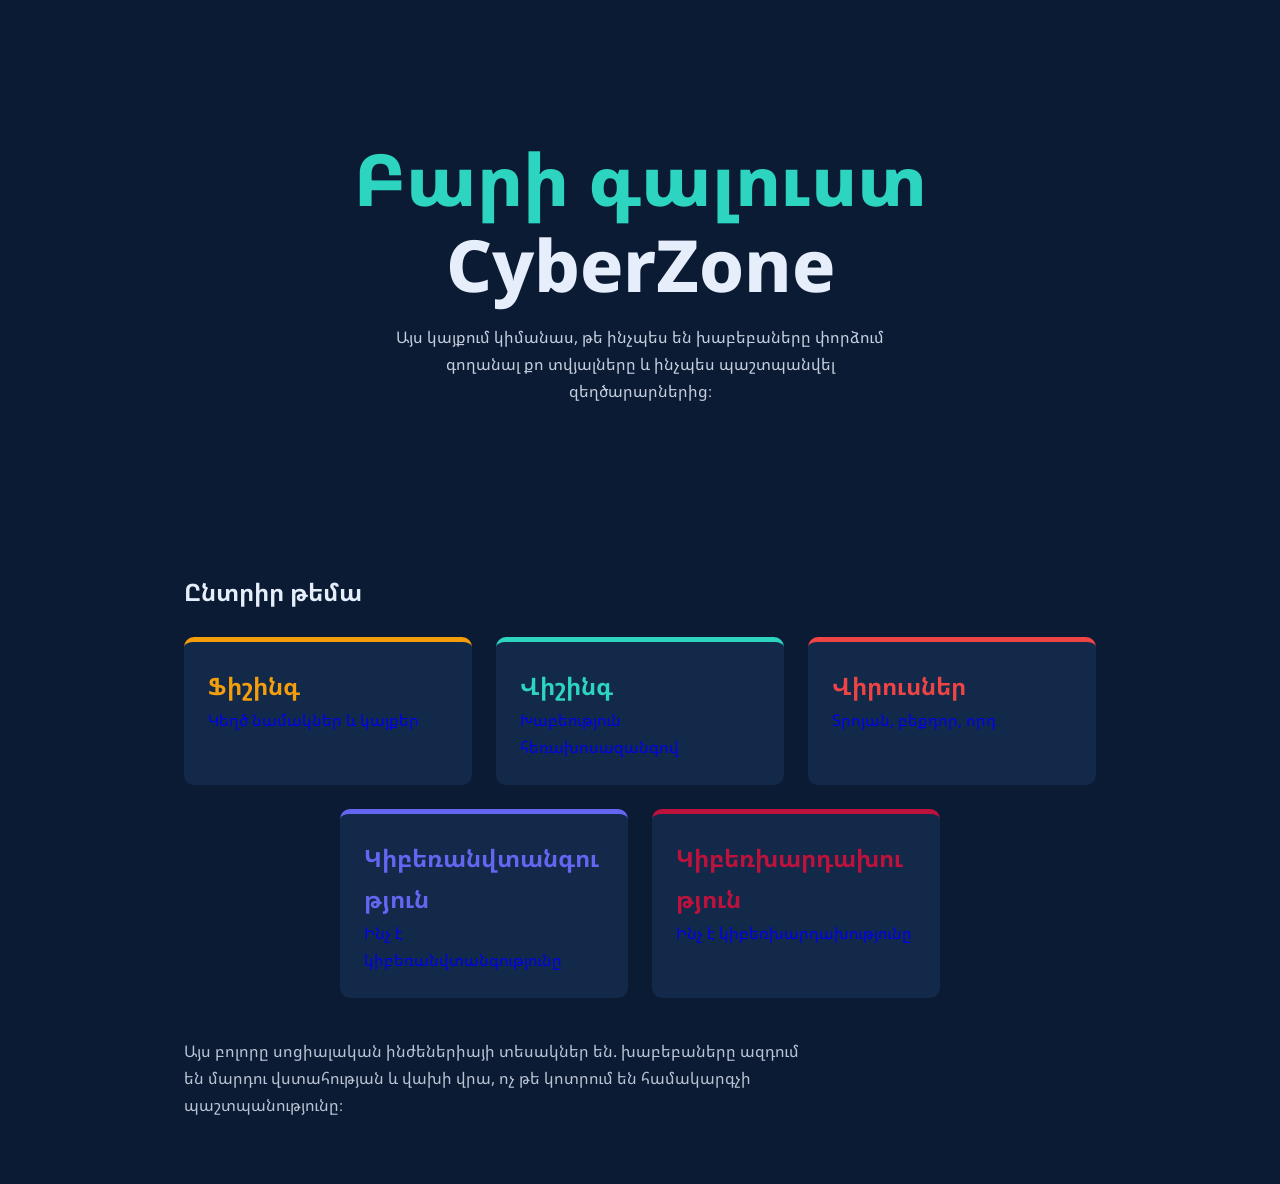
<file: index.html>
<!DOCTYPE html>
<html lang="hy">
<head>
  <meta charset="UTF-8">
  <meta name="viewport" content="width=device-width, initial-scale=1">
  <title>Cyberzone</title>
  <link href="https://fonts.googleapis.com/css2?family=Noto+Sans+Armenian:wght@400;700;800&display=swap" rel="stylesheet">
  <link rel="stylesheet" href="style.css">
</head>
<body>
  <header class="hero">
    <h1 class="welcome">Բարի գալուստ</h1>
    <h1>CyberZone</h1>
    <p class="lead">Այս կայքում կիմանաս, թե ինչպես են խաբեբաները փորձում գողանալ քո տվյալները և ինչպես պաշտպանվել զեղծարարներից։</p>
  </header>

  <main class="topics">
    <h2>Ընտրիր թեմա</h2>
    <div class="grid">
      <a class="card" href="phishing.html" style="--c:#f59e0b">
        <h3>Ֆիշինգ</h3>
        <p>Կեղծ նամակներ և կայքեր</p>
      </a>
      <a class="card" href="vishing.html" style="--c:#2dd4bf">
        <h3>Վիշինգ</h3>
        <p>Խաբեություն հեռախոսազանգով</p>
      </a>
      <a class="card" href="viruses.html" style="--c:#ef4444">
        <h3>Վիրուսներ</h3>
        <p>Տրոյան, բեքդոր, որդ</p>
      </a>
      <a class="card" href="Cybersecurity.html" style="--c:#6366f1">
        <h3>Կիբեռանվտանգություն</h3>
        <p>Ինչ է կիբեռանվտանգությունը</p>
      </a>
      <a class="card" href="Cyberfraud.html" style="--c:#be123c"
        <h3><h3>Կիբեռխարդախություն</h3>
        <p>Ինչ է կիբեռխարդախությունը</p>
      </a>
    </div>
    <p class="note">Այս բոլորը սոցիալական ինժեներիայի տեսակներ են. խաբեբաները ազդում են մարդու վստահության և վախի վրա, ոչ թե կոտրում են համակարգչի պաշտպանությունը։</p>
  </main>

  <script src="script.js"></script>
</body>
</html>
</file>
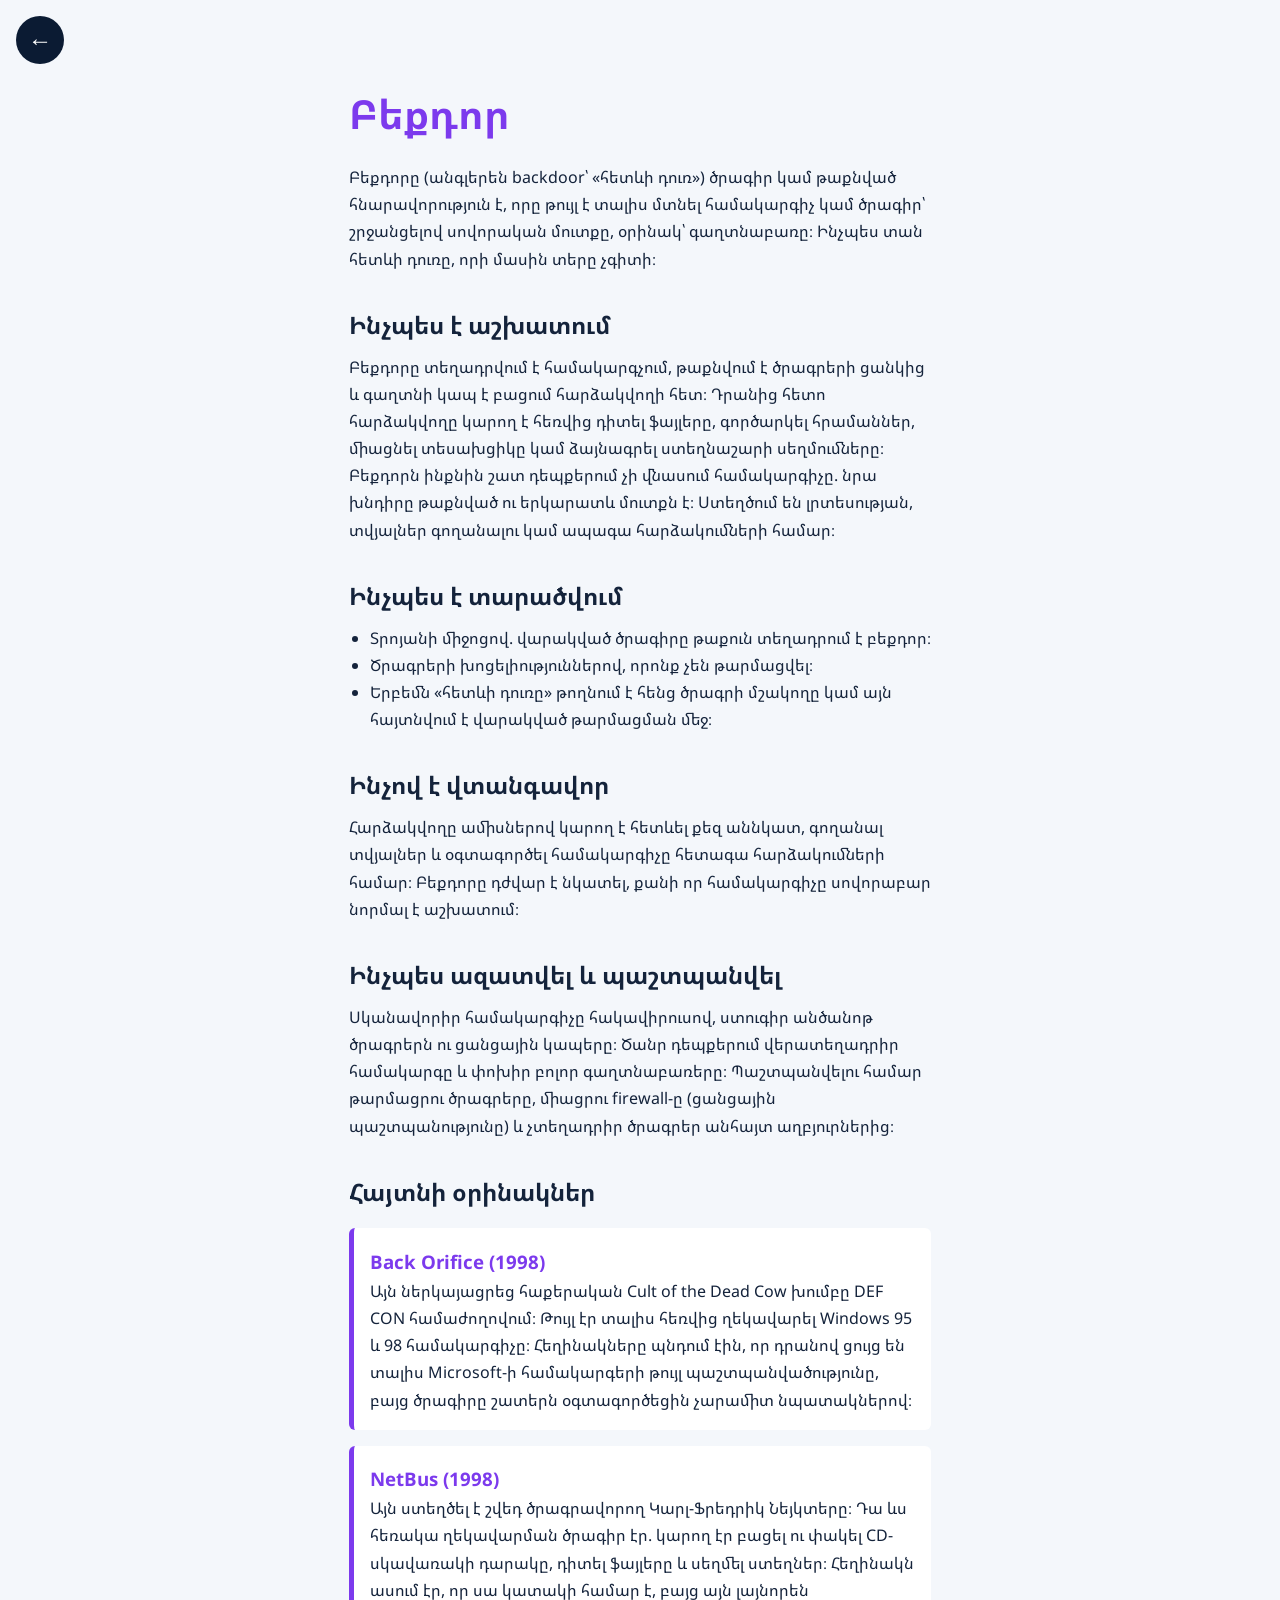
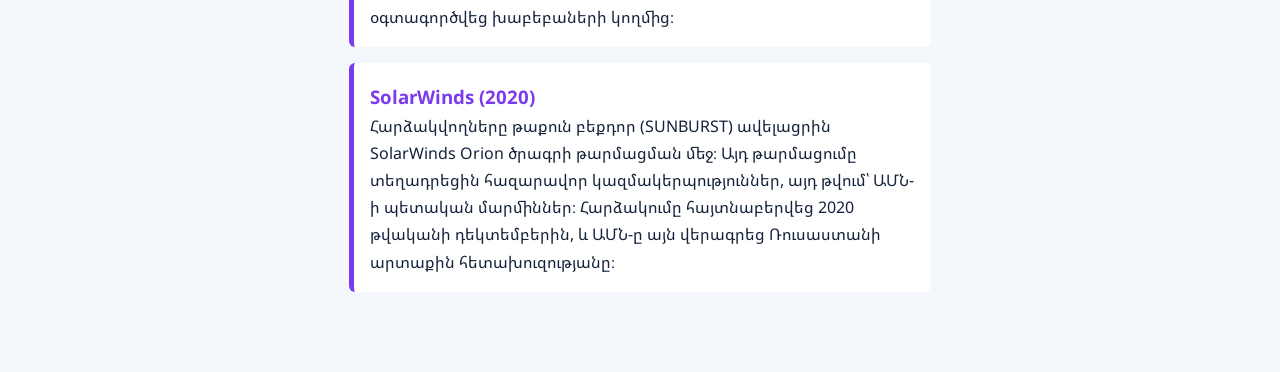
<file: backdoor.html>
<!DOCTYPE html>
<html lang="hy">
<head>
  <meta charset="UTF-8">
  <meta name="viewport" content="width=device-width, initial-scale=1">
  <title>Բեքդոր</title>
  <link href="https://fonts.googleapis.com/css2?family=Noto+Sans+Armenian:wght@400;700;800&display=swap" rel="stylesheet">
  <link rel="stylesheet" href="style.css">
</head>
<body class="page" style="--c:#7c3aed">
  <a class="back" href="viruses.html" aria-label="Վերադառնալ վիրուսների էջ">←</a>

  <main class="article">
    <h1>Բեքդոր</h1>
    <p>Բեքդորը (անգլերեն backdoor՝ «հետևի դուռ») ծրագիր կամ թաքնված հնարավորություն է, որը թույլ է տալիս մտնել համակարգիչ կամ ծրագիր՝ շրջանցելով սովորական մուտքը, օրինակ՝ գաղտնաբառը։ Ինչպես տան հետևի դուռը, որի մասին տերը չգիտի։</p>

    <h2>Ինչպես է աշխատում</h2>
    <p>Բեքդորը տեղադրվում է համակարգչում, թաքնվում է ծրագրերի ցանկից և գաղտնի կապ է բացում հարձակվողի հետ։ Դրանից հետո հարձակվողը կարող է հեռվից դիտել ֆայլերը, գործարկել հրամաններ, միացնել տեսախցիկը կամ ձայնագրել ստեղնաշարի սեղմումները։ Բեքդորն ինքնին շատ դեպքերում չի վնասում համակարգիչը. նրա խնդիրը թաքնված ու երկարատև մուտքն է։ Ստեղծում են լրտեսության, տվյալներ գողանալու կամ ապագա հարձակումների համար։</p>

    <h2>Ինչպես է տարածվում</h2>
    <ul>
      <li>Տրոյանի միջոցով. վարակված ծրագիրը թաքուն տեղադրում է բեքդոր։</li>
      <li>Ծրագրերի խոցելիություններով, որոնք չեն թարմացվել։</li>
      <li>Երբեմն «հետևի դուռը» թողնում է հենց ծրագրի մշակողը կամ այն հայտնվում է վարակված թարմացման մեջ։</li>
    </ul>

    <h2>Ինչով է վտանգավոր</h2>
    <p>Հարձակվողը ամիսներով կարող է հետևել քեզ աննկատ, գողանալ տվյալներ և օգտագործել համակարգիչը հետագա հարձակումների համար։ Բեքդորը դժվար է նկատել, քանի որ համակարգիչը սովորաբար նորմալ է աշխատում։</p>

    <h2>Ինչպես ազատվել և պաշտպանվել</h2>
    <p>Սկանավորիր համակարգիչը հակավիրուսով, ստուգիր անծանոթ ծրագրերն ու ցանցային կապերը։ Ծանր դեպքերում վերատեղադրիր համակարգը և փոխիր բոլոր գաղտնաբառերը։ Պաշտպանվելու համար թարմացրու ծրագրերը, միացրու firewall-ը (ցանցային պաշտպանությունը) և չտեղադրիր ծրագրեր անհայտ աղբյուրներից։</p>

    <h2>Հայտնի օրինակներ</h2>
    <div class="example">
      <h3>Back Orifice (1998)</h3>
      <p>Այն ներկայացրեց հաքերական Cult of the Dead Cow խումբը DEF CON համաժողովում։ Թույլ էր տալիս հեռվից ղեկավարել Windows 95 և 98 համակարգիչը։ Հեղինակները պնդում էին, որ դրանով ցույց են տալիս Microsoft-ի համակարգերի թույլ պաշտպանվածությունը, բայց ծրագիրը շատերն օգտագործեցին չարամիտ նպատակներով։</p>
    </div>
    <div class="example">
      <h3>NetBus (1998)</h3>
      <p>Այն ստեղծել է շվեդ ծրագրավորող Կարլ-Ֆրեդրիկ Նեյկտերը։ Դա ևս հեռակա ղեկավարման ծրագիր էր. կարող էր բացել ու փակել CD-սկավառակի դարակը, դիտել ֆայլերը և սեղմել ստեղներ։ Հեղինակն ասում էր, որ սա կատակի համար է, բայց այն լայնորեն օգտագործվեց խաբեբաների կողմից։</p>
    </div>
    <div class="example">
      <h3>SolarWinds (2020)</h3>
      <p>Հարձակվողները թաքուն բեքդոր (SUNBURST) ավելացրին SolarWinds Orion ծրագրի թարմացման մեջ։ Այդ թարմացումը տեղադրեցին հազարավոր կազմակերպություններ, այդ թվում՝ ԱՄՆ-ի պետական մարմիններ։ Հարձակումը հայտնաբերվեց 2020 թվականի դեկտեմբերին, և ԱՄՆ-ը այն վերագրեց Ռուսաստանի արտաքին հետախուզությանը։</p>
    </div>
  </main>
</body>
</html>
</file>
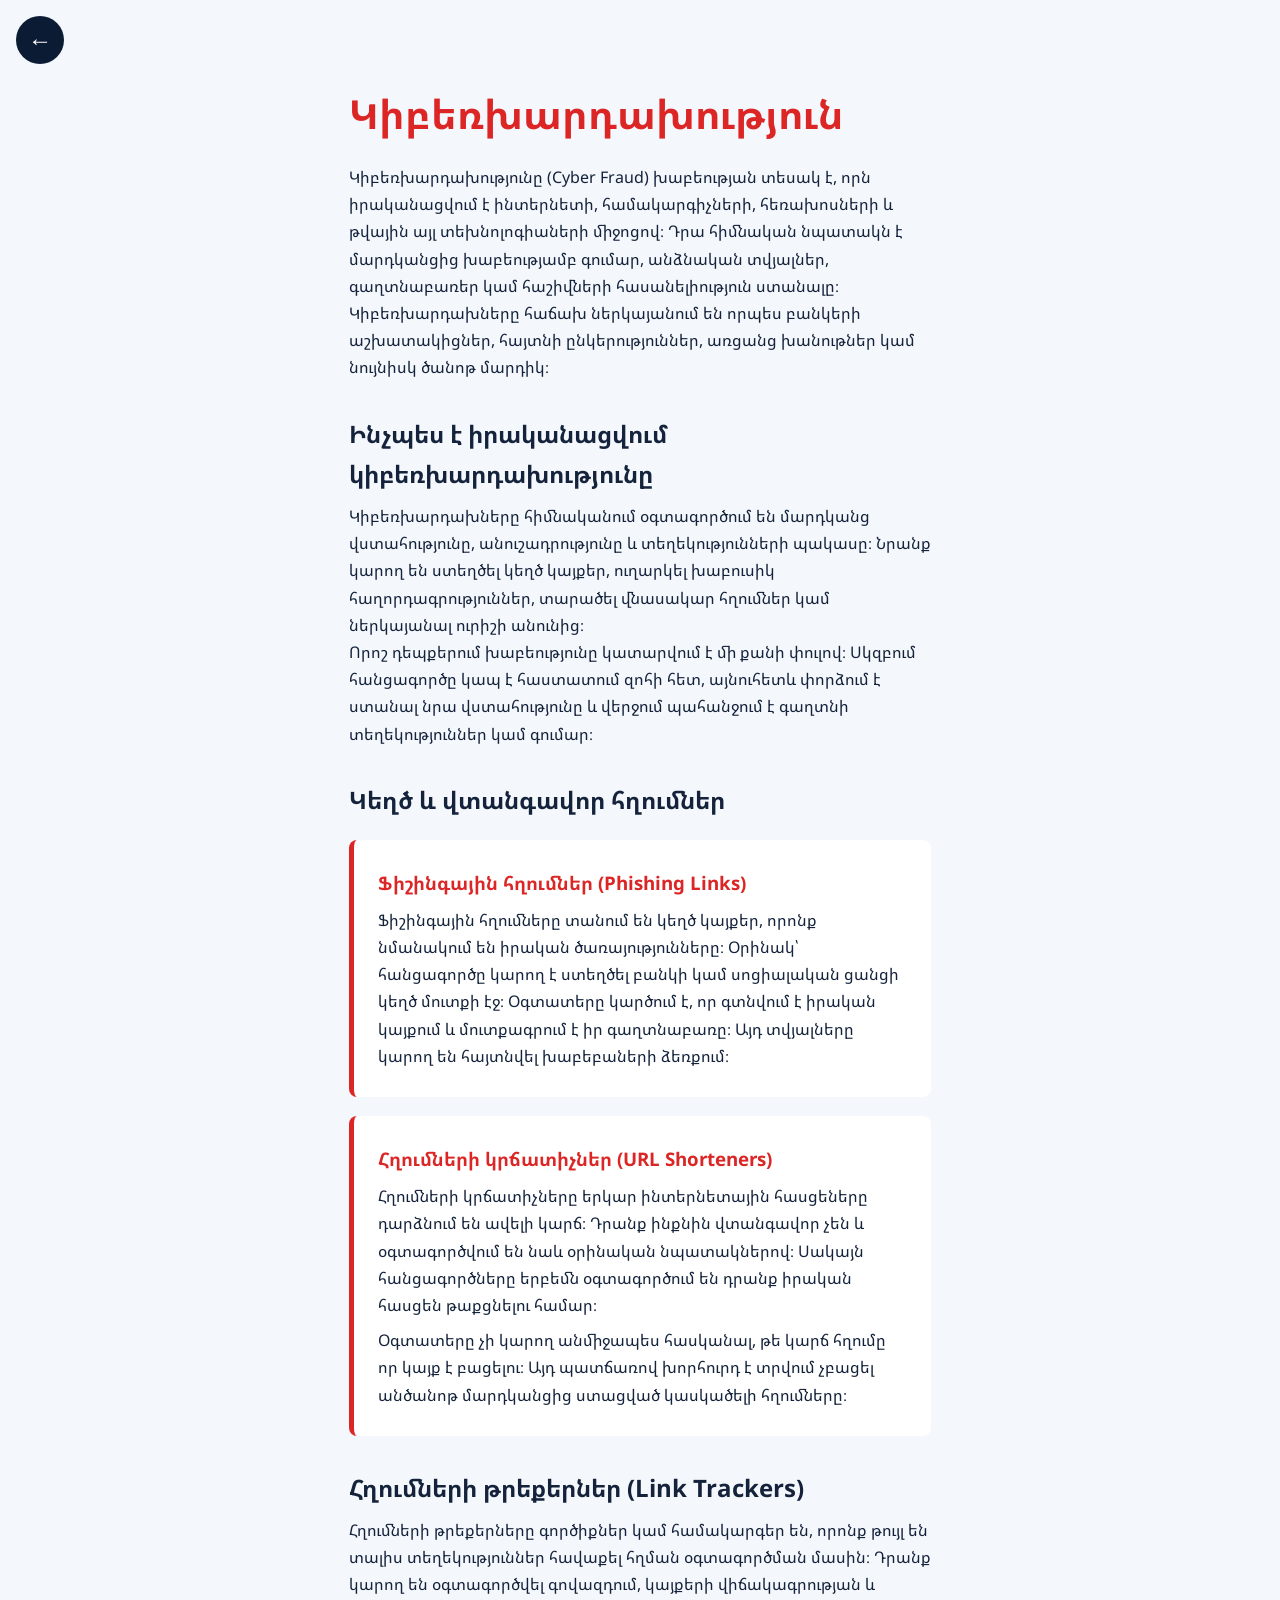
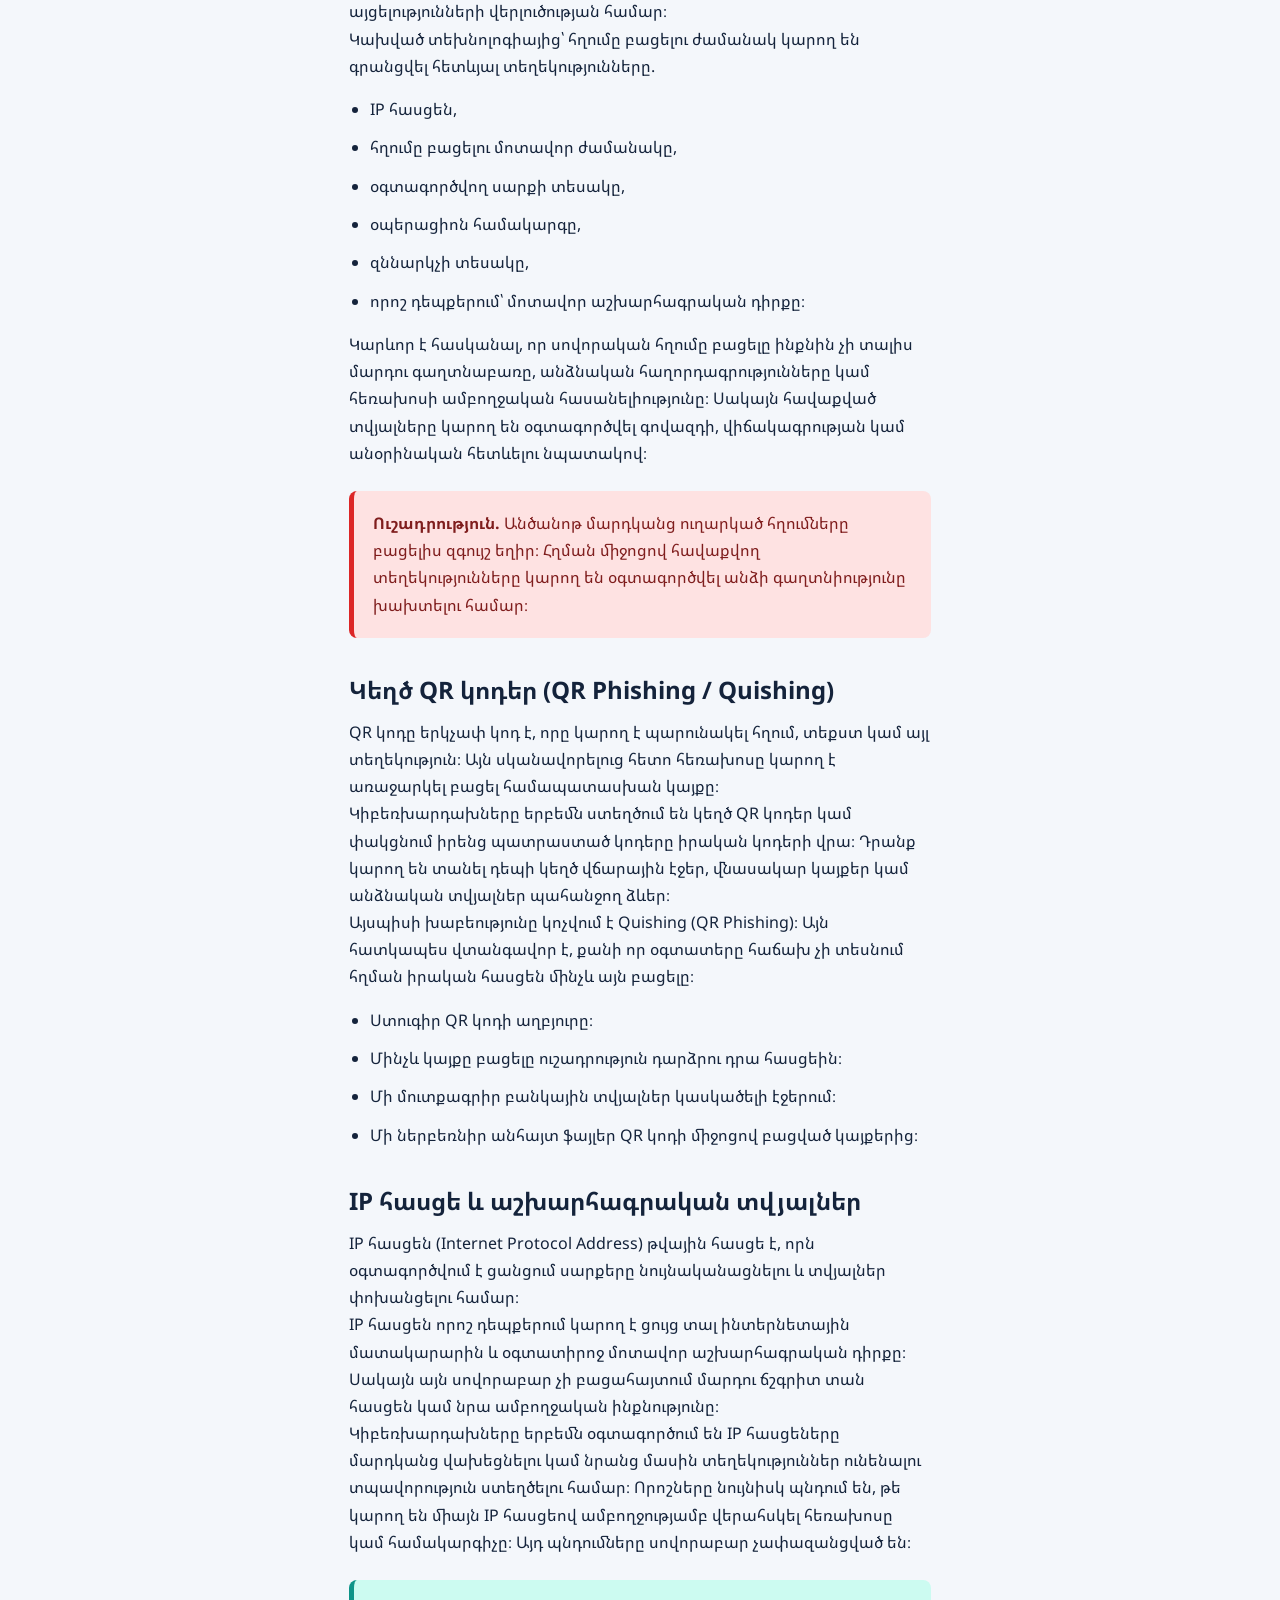
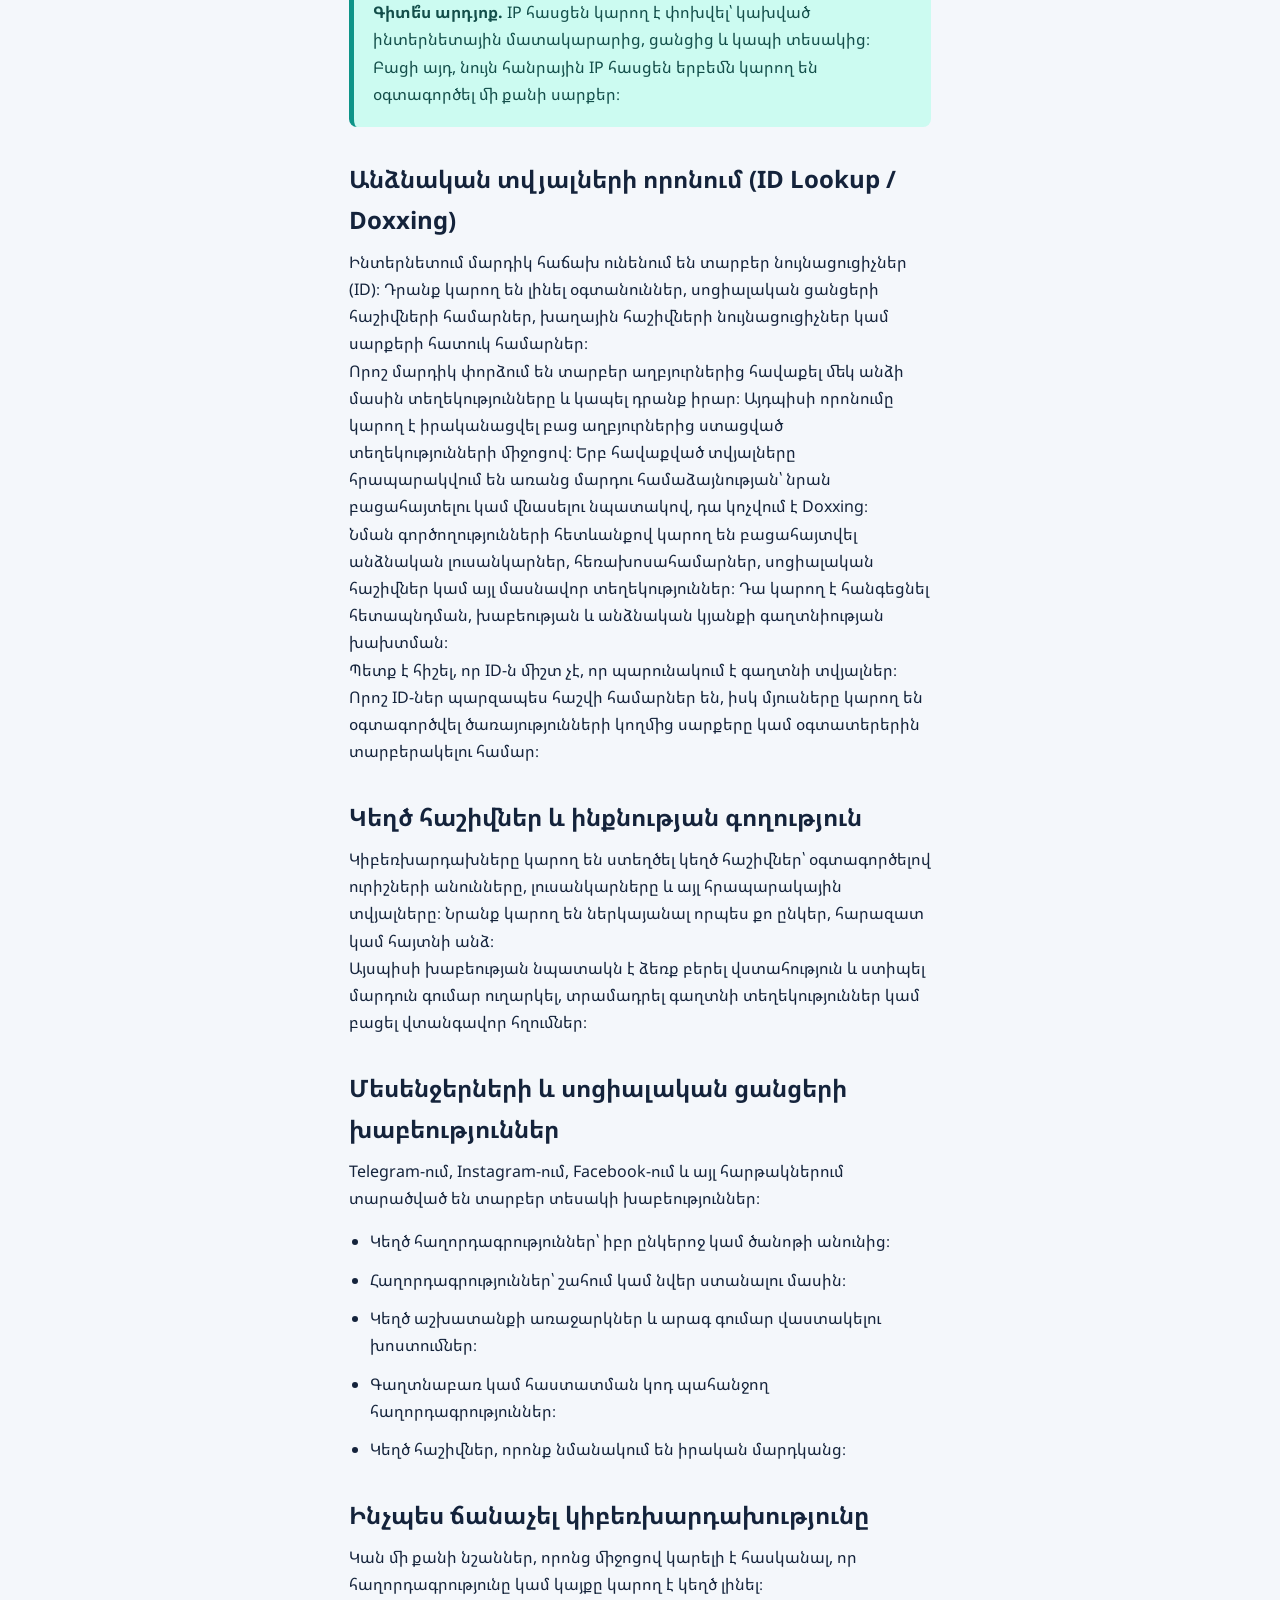
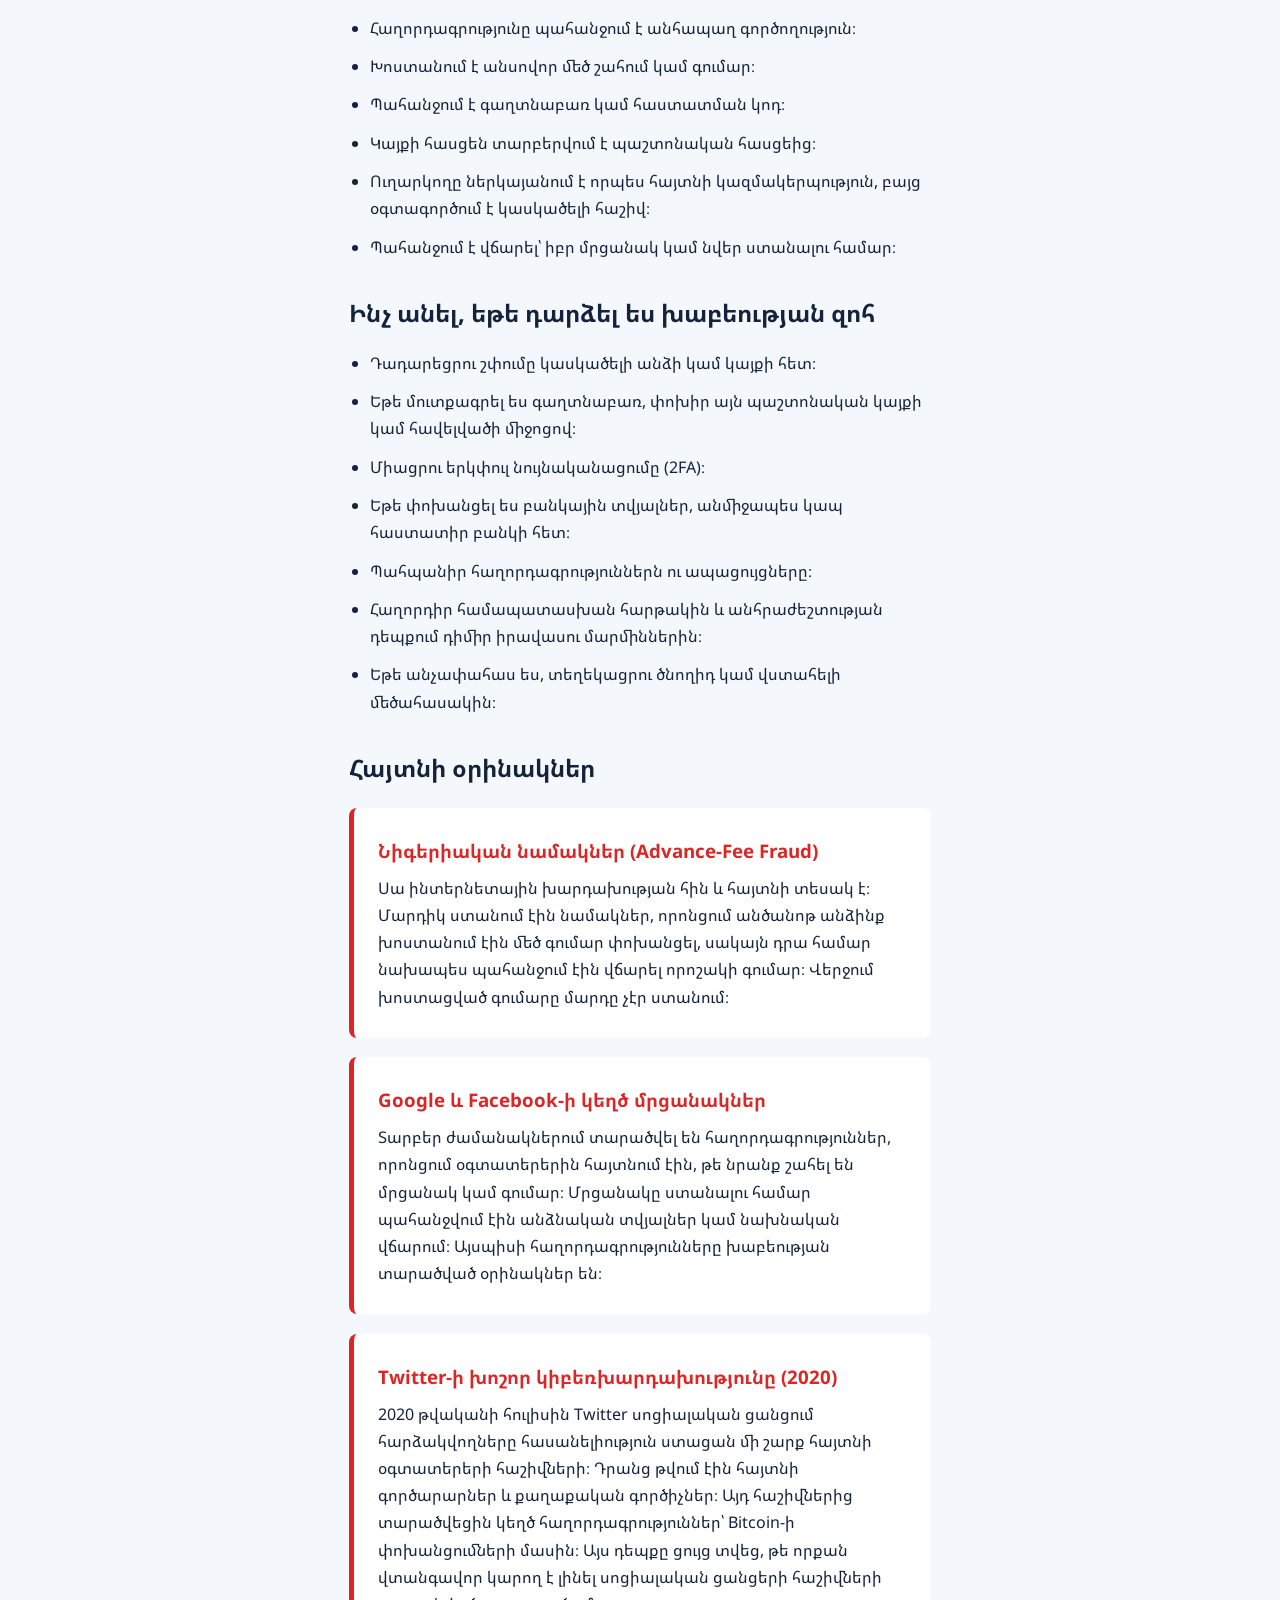
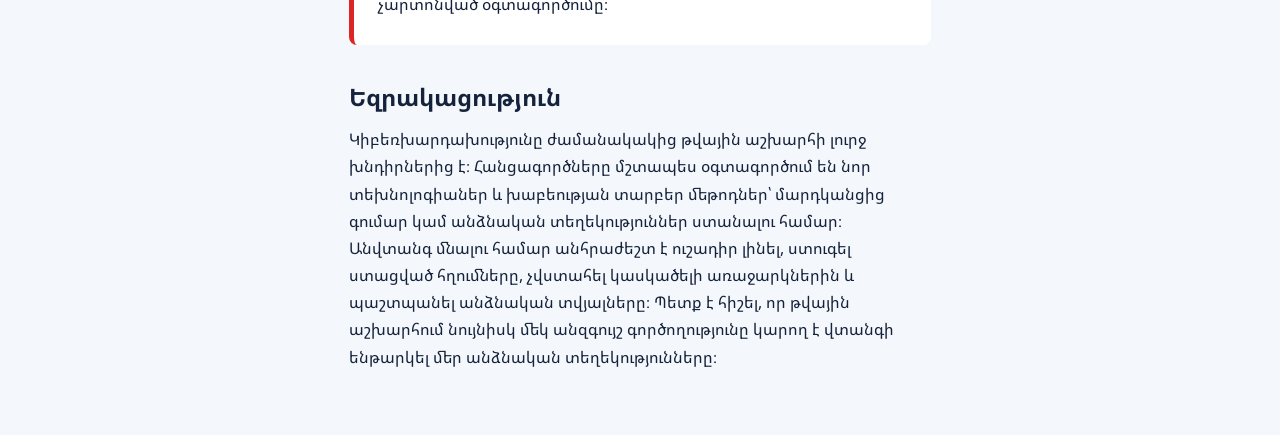
<file: Cyberfraud.html>
<!DOCTYPE html>
<html lang="hy">
<head>
  <meta charset="UTF-8">
  <meta name="viewport" content="width=device-width, initial-scale=1">

  <title>Կիբեռխարդախություն</title>

  <link href="https://fonts.googleapis.com/css2?family=Noto+Sans+Armenian:wght@400;700;800&display=swap" rel="stylesheet">

  <link rel="stylesheet" href="style.css">
</head>

<body class="page" style="--c:#dc2626">

  <a class="back" href="index.html" aria-label="Վերադառնալ գլխավոր էջ">←</a>

  <main class="article">

    <h1>Կիբեռխարդախություն</h1>

    <p>
      Կիբեռխարդախությունը (Cyber Fraud) խաբեության տեսակ է, որն իրականացվում է
      ինտերնետի, համակարգիչների, հեռախոսների և թվային այլ տեխնոլոգիաների միջոցով։
      Դրա հիմնական նպատակն է մարդկանցից խաբեությամբ գումար, անձնական տվյալներ,
      գաղտնաբառեր կամ հաշիվների հասանելիություն ստանալը։
      Կիբեռխարդախները հաճախ ներկայանում են որպես բանկերի աշխատակիցներ,
      հայտնի ընկերություններ, առցանց խանութներ կամ նույնիսկ ծանոթ մարդիկ։
    </p>

    <h2>Ինչպես է իրականացվում կիբեռխարդախությունը</h2>

    <p>
      Կիբեռխարդախները հիմնականում օգտագործում են մարդկանց վստահությունը,
      անուշադրությունը և տեղեկությունների պակասը։ Նրանք կարող են ստեղծել
      կեղծ կայքեր, ուղարկել խաբուսիկ հաղորդագրություններ, տարածել վնասակար
      հղումներ կամ ներկայանալ ուրիշի անունից։
    </p>

    <p>
      Որոշ դեպքերում խաբեությունը կատարվում է մի քանի փուլով։
      Սկզբում հանցագործը կապ է հաստատում զոհի հետ, այնուհետև փորձում է
      ստանալ նրա վստահությունը և վերջում պահանջում է գաղտնի տեղեկություններ
      կամ գումար։
    </p>

    <h2>Կեղծ և վտանգավոր հղումներ</h2>

    <div class="fraud-card">
      <h3>Ֆիշինգային հղումներ (Phishing Links)</h3>

      <p>
        Ֆիշինգային հղումները տանում են կեղծ կայքեր, որոնք նմանակում են
        իրական ծառայությունները։ Օրինակ՝ հանցագործը կարող է ստեղծել
        բանկի կամ սոցիալական ցանցի կեղծ մուտքի էջ։
        Օգտատերը կարծում է, որ գտնվում է իրական կայքում և մուտքագրում
        է իր գաղտնաբառը։ Այդ տվյալները կարող են հայտնվել խաբեբաների ձեռքում։
      </p>
    </div>

    <div class="fraud-card">
      <h3>Հղումների կրճատիչներ (URL Shorteners)</h3>

      <p>
        Հղումների կրճատիչները երկար ինտերնետային հասցեները դարձնում են
        ավելի կարճ։ Դրանք ինքնին վտանգավոր չեն և օգտագործվում են նաև
        օրինական նպատակներով։ Սակայն հանցագործները երբեմն օգտագործում են
        դրանք իրական հասցեն թաքցնելու համար։
      </p>

      <p>
        Օգտատերը չի կարող անմիջապես հասկանալ, թե կարճ հղումը որ կայք է
        բացելու։ Այդ պատճառով խորհուրդ է տրվում չբացել անծանոթ մարդկանցից
        ստացված կասկածելի հղումները։
      </p>
    </div>

    <h2>Հղումների թրեքերներ (Link Trackers)</h2>

    <p>
      Հղումների թրեքերները գործիքներ կամ համակարգեր են, որոնք թույլ են տալիս
      տեղեկություններ հավաքել հղման օգտագործման մասին։ Դրանք կարող են
      օգտագործվել գովազդում, կայքերի վիճակագրության և այցելությունների
      վերլուծության համար։
    </p>

    <p>
      Կախված տեխնոլոգիայից՝ հղումը բացելու ժամանակ կարող են գրանցվել
      հետևյալ տեղեկությունները.
    </p>

    <ul class="fraud-list">
      <li>IP հասցեն,</li>
      <li>հղումը բացելու մոտավոր ժամանակը,</li>
      <li>օգտագործվող սարքի տեսակը,</li>
      <li>օպերացիոն համակարգը,</li>
      <li>զննարկչի տեսակը,</li>
      <li>որոշ դեպքերում՝ մոտավոր աշխարհագրական դիրքը։</li>
    </ul>

    <p>
      Կարևոր է հասկանալ, որ սովորական հղումը բացելը ինքնին չի տալիս
      մարդու գաղտնաբառը, անձնական հաղորդագրությունները կամ հեռախոսի
      ամբողջական հասանելիությունը։ Սակայն հավաքված տվյալները կարող են
      օգտագործվել գովազդի, վիճակագրության կամ անօրինական հետևելու նպատակով։
    </p>

    <div class="fraud-warning">
      <b>Ուշադրություն.</b> Անծանոթ մարդկանց ուղարկած հղումները բացելիս
      զգույշ եղիր։ Հղման միջոցով հավաքվող տեղեկությունները կարող են
      օգտագործվել անձի գաղտնիությունը խախտելու համար։
    </div>

    <h2>Կեղծ QR կոդեր (QR Phishing / Quishing)</h2>

    <p>
      QR կոդը երկչափ կոդ է, որը կարող է պարունակել հղում, տեքստ կամ
      այլ տեղեկություն։ Այն սկանավորելուց հետո հեռախոսը կարող է
      առաջարկել բացել համապատասխան կայքը։
    </p>

    <p>
      Կիբեռխարդախները երբեմն ստեղծում են կեղծ QR կոդեր կամ փակցնում
      իրենց պատրաստած կոդերը իրական կոդերի վրա։ Դրանք կարող են տանել
      դեպի կեղծ վճարային էջեր, վնասակար կայքեր կամ անձնական տվյալներ
      պահանջող ձևեր։
    </p>

    <p>
      Այսպիսի խաբեությունը կոչվում է Quishing (QR Phishing)։
      Այն հատկապես վտանգավոր է, քանի որ օգտատերը հաճախ չի տեսնում
      հղման իրական հասցեն մինչև այն բացելը։
    </p>

    <ul class="fraud-list">
      <li>Ստուգիր QR կոդի աղբյուրը։</li>
      <li>Մինչև կայքը բացելը ուշադրություն դարձրու դրա հասցեին։</li>
      <li>Մի մուտքագրիր բանկային տվյալներ կասկածելի էջերում։</li>
      <li>Մի ներբեռնիր անհայտ ֆայլեր QR կոդի միջոցով բացված կայքերից։</li>
    </ul>

    <h2>IP հասցե և աշխարհագրական տվյալներ</h2>

    <p>
      IP հասցեն (Internet Protocol Address) թվային հասցե է, որն
      օգտագործվում է ցանցում սարքերը նույնականացնելու և տվյալներ
      փոխանցելու համար։
    </p>

    <p>
      IP հասցեն որոշ դեպքերում կարող է ցույց տալ ինտերնետային
      մատակարարին և օգտատիրոջ մոտավոր աշխարհագրական դիրքը։
      Սակայն այն սովորաբար չի բացահայտում մարդու ճշգրիտ տան հասցեն
      կամ նրա ամբողջական ինքնությունը։
    </p>

    <p>
      Կիբեռխարդախները երբեմն օգտագործում են IP հասցեները մարդկանց
      վախեցնելու կամ նրանց մասին տեղեկություններ ունենալու տպավորություն
      ստեղծելու համար։ Որոշները նույնիսկ պնդում են, թե կարող են
      միայն IP հասցեով ամբողջությամբ վերահսկել հեռախոսը կամ համակարգիչը։
      Այդ պնդումները սովորաբար չափազանցված են։
    </p>

    <div class="fraud-info">
      <b>Գիտե՞ս արդյոք.</b> IP հասցեն կարող է փոխվել՝ կախված ինտերնետային
      մատակարարից, ցանցից և կապի տեսակից։ Բացի այդ, նույն հանրային IP
      հասցեն երբեմն կարող են օգտագործել մի քանի սարքեր։
    </div>

    <h2>Անձնական տվյալների որոնում (ID Lookup / Doxxing)</h2>

    <p>
      Ինտերնետում մարդիկ հաճախ ունենում են տարբեր նույնացուցիչներ
      (ID)։ Դրանք կարող են լինել օգտանուններ, սոցիալական ցանցերի
      հաշիվների համարներ, խաղային հաշիվների նույնացուցիչներ կամ
      սարքերի հատուկ համարներ։
    </p>

    <p>
      Որոշ մարդիկ փորձում են տարբեր աղբյուրներից հավաքել մեկ անձի
      մասին տեղեկությունները և կապել դրանք իրար։ Այդպիսի որոնումը
      կարող է իրականացվել բաց աղբյուրներից ստացված տեղեկությունների
      միջոցով։ Երբ հավաքված տվյալները հրապարակվում են առանց մարդու
      համաձայնության՝ նրան բացահայտելու կամ վնասելու նպատակով,
      դա կոչվում է Doxxing։
    </p>

    <p>
      Նման գործողությունների հետևանքով կարող են բացահայտվել անձնական
      լուսանկարներ, հեռախոսահամարներ, սոցիալական հաշիվներ կամ այլ
      մասնավոր տեղեկություններ։ Դա կարող է հանգեցնել հետապնդման,
      խաբեության և անձնական կյանքի գաղտնիության խախտման։
    </p>

    <p>
      Պետք է հիշել, որ ID-ն միշտ չէ, որ պարունակում է գաղտնի տվյալներ։
      Որոշ ID-ներ պարզապես հաշվի համարներ են, իսկ մյուսները կարող են
      օգտագործվել ծառայությունների կողմից սարքերը կամ օգտատերերին
      տարբերակելու համար։
    </p>

    <h2>Կեղծ հաշիվներ և ինքնության գողություն</h2>

    <p>
      Կիբեռխարդախները կարող են ստեղծել կեղծ հաշիվներ՝ օգտագործելով
      ուրիշների անունները, լուսանկարները և այլ հրապարակային տվյալները։
      Նրանք կարող են ներկայանալ որպես քո ընկեր, հարազատ կամ հայտնի անձ։
    </p>

    <p>
      Այսպիսի խաբեության նպատակն է ձեռք բերել վստահություն և ստիպել
      մարդուն գումար ուղարկել, տրամադրել գաղտնի տեղեկություններ կամ
      բացել վտանգավոր հղումներ։
    </p>

    <h2>Մեսենջերների և սոցիալական ցանցերի խաբեություններ</h2>

    <p>
      Telegram-ում, Instagram-ում, Facebook-ում և այլ հարթակներում
      տարածված են տարբեր տեսակի խաբեություններ։
    </p>

    <ul class="fraud-list">
      <li>Կեղծ հաղորդագրություններ՝ իբր ընկերոջ կամ ծանոթի անունից։</li>
      <li>Հաղորդագրություններ՝ շահում կամ նվեր ստանալու մասին։</li>
      <li>Կեղծ աշխատանքի առաջարկներ և արագ գումար վաստակելու խոստումներ։</li>
      <li>Գաղտնաբառ կամ հաստատման կոդ պահանջող հաղորդագրություններ։</li>
      <li>Կեղծ հաշիվներ, որոնք նմանակում են իրական մարդկանց։</li>
    </ul>

    <h2>Ինչպես ճանաչել կիբեռխարդախությունը</h2>

    <p>
      Կան մի քանի նշաններ, որոնց միջոցով կարելի է հասկանալ,
      որ հաղորդագրությունը կամ կայքը կարող է կեղծ լինել։
    </p>

    <ul class="fraud-list">
      <li>Հաղորդագրությունը պահանջում է անհապաղ գործողություն։</li>
      <li>Խոստանում է անսովոր մեծ շահում կամ գումար։</li>
      <li>Պահանջում է գաղտնաբառ կամ հաստատման կոդ։</li>
      <li>Կայքի հասցեն տարբերվում է պաշտոնական հասցեից։</li>
      <li>Ուղարկողը ներկայանում է որպես հայտնի կազմակերպություն, բայց օգտագործում է կասկածելի հաշիվ։</li>
      <li>Պահանջում է վճարել՝ իբր մրցանակ կամ նվեր ստանալու համար։</li>
    </ul>

    <h2>Ինչ անել, եթե դարձել ես խաբեության զոհ</h2>

    <ul class="fraud-list">
      <li>Դադարեցրու շփումը կասկածելի անձի կամ կայքի հետ։</li>
      <li>Եթե մուտքագրել ես գաղտնաբառ, փոխիր այն պաշտոնական կայքի կամ հավելվածի միջոցով։</li>
      <li>Միացրու երկփուլ նույնականացումը (2FA)։</li>
      <li>Եթե փոխանցել ես բանկային տվյալներ, անմիջապես կապ հաստատիր բանկի հետ։</li>
      <li>Պահպանիր հաղորդագրություններն ու ապացույցները։</li>
      <li>Հաղորդիր համապատասխան հարթակին և անհրաժեշտության դեպքում դիմիր իրավասու մարմիններին։</li>
      <li>Եթե անչափահաս ես, տեղեկացրու ծնողիդ կամ վստահելի մեծահասակին։</li>
    </ul>

    <h2>Հայտնի օրինակներ</h2>

    <div class="fraud-card">
      <h3>Նիգերիական նամակներ (Advance-Fee Fraud)</h3>

      <p>
        Սա ինտերնետային խարդախության հին և հայտնի տեսակ է։
        Մարդիկ ստանում էին նամակներ, որոնցում անծանոթ անձինք
        խոստանում էին մեծ գումար փոխանցել, սակայն դրա համար
        նախապես պահանջում էին վճարել որոշակի գումար։
        Վերջում խոստացված գումարը մարդը չէր ստանում։
      </p>
    </div>

    <div class="fraud-card">
      <h3>Google և Facebook-ի կեղծ մրցանակներ</h3>

      <p>
        Տարբեր ժամանակներում տարածվել են հաղորդագրություններ,
        որոնցում օգտատերերին հայտնում էին, թե նրանք շահել են
        մրցանակ կամ գումար։ Մրցանակը ստանալու համար պահանջվում
        էին անձնական տվյալներ կամ նախնական վճարում։
        Այսպիսի հաղորդագրությունները խաբեության տարածված օրինակներ են։
      </p>
    </div>

    <div class="fraud-card">
      <h3>Twitter-ի խոշոր կիբեռխարդախությունը (2020)</h3>

      <p>
        2020 թվականի հուլիսին Twitter սոցիալական ցանցում
        հարձակվողները հասանելիություն ստացան մի շարք հայտնի
        օգտատերերի հաշիվների։ Դրանց թվում էին հայտնի գործարարներ
        և քաղաքական գործիչներ։ Այդ հաշիվներից տարածվեցին կեղծ
        հաղորդագրություններ՝ Bitcoin-ի փոխանցումների մասին։
        Այս դեպքը ցույց տվեց, թե որքան վտանգավոր կարող է լինել
        սոցիալական ցանցերի հաշիվների չարտոնված օգտագործումը։
      </p>
    </div>

    <h2>Եզրակացություն</h2>

    <p>
      Կիբեռխարդախությունը ժամանակակից թվային աշխարհի լուրջ խնդիրներից է։
      Հանցագործները մշտապես օգտագործում են նոր տեխնոլոգիաներ և
      խաբեության տարբեր մեթոդներ՝ մարդկանցից գումար կամ անձնական
      տեղեկություններ ստանալու համար։
    </p>

    <p>
      Անվտանգ մնալու համար անհրաժեշտ է ուշադիր լինել, ստուգել
      ստացված հղումները, չվստահել կասկածելի առաջարկներին և
      պաշտպանել անձնական տվյալները։ Պետք է հիշել, որ թվային
      աշխարհում նույնիսկ մեկ անզգույշ գործողությունը կարող է
      վտանգի ենթարկել մեր անձնական տեղեկությունները։
    </p>

  </main>

</body>
</html>
</file>
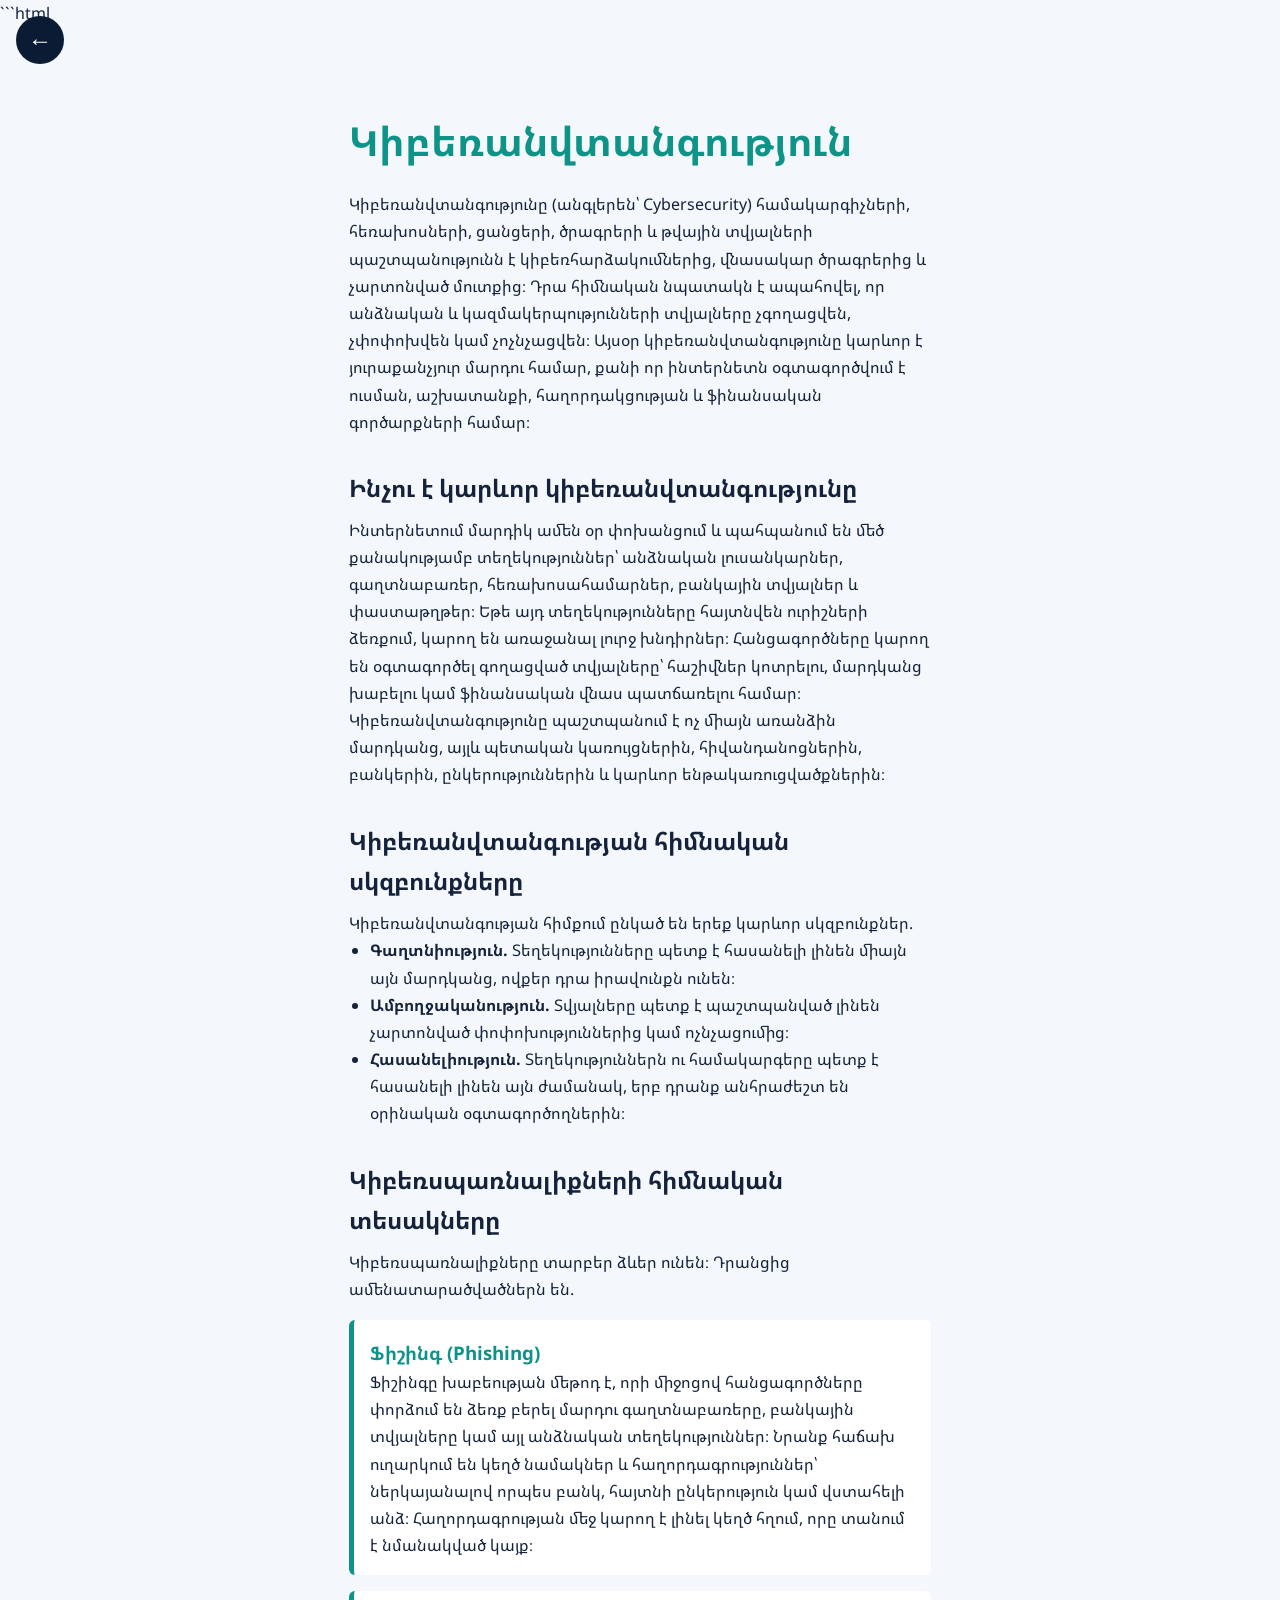
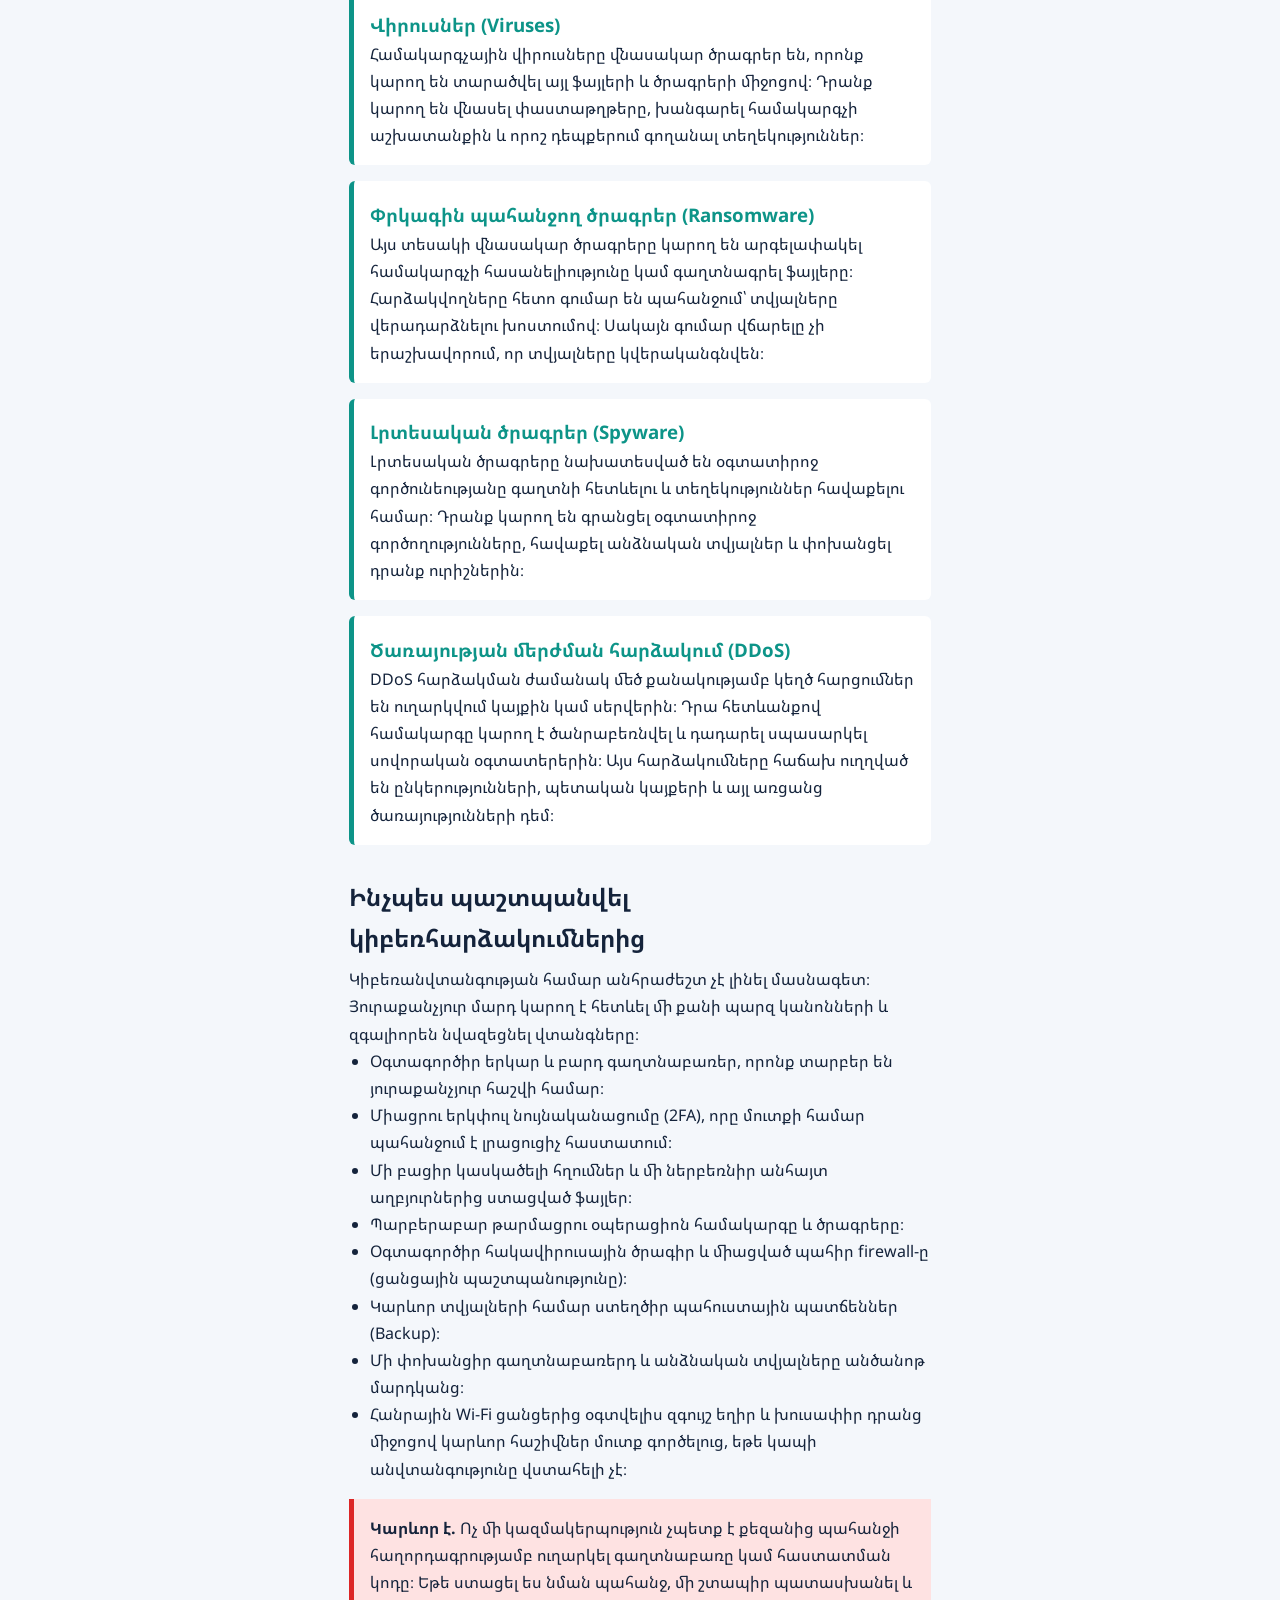
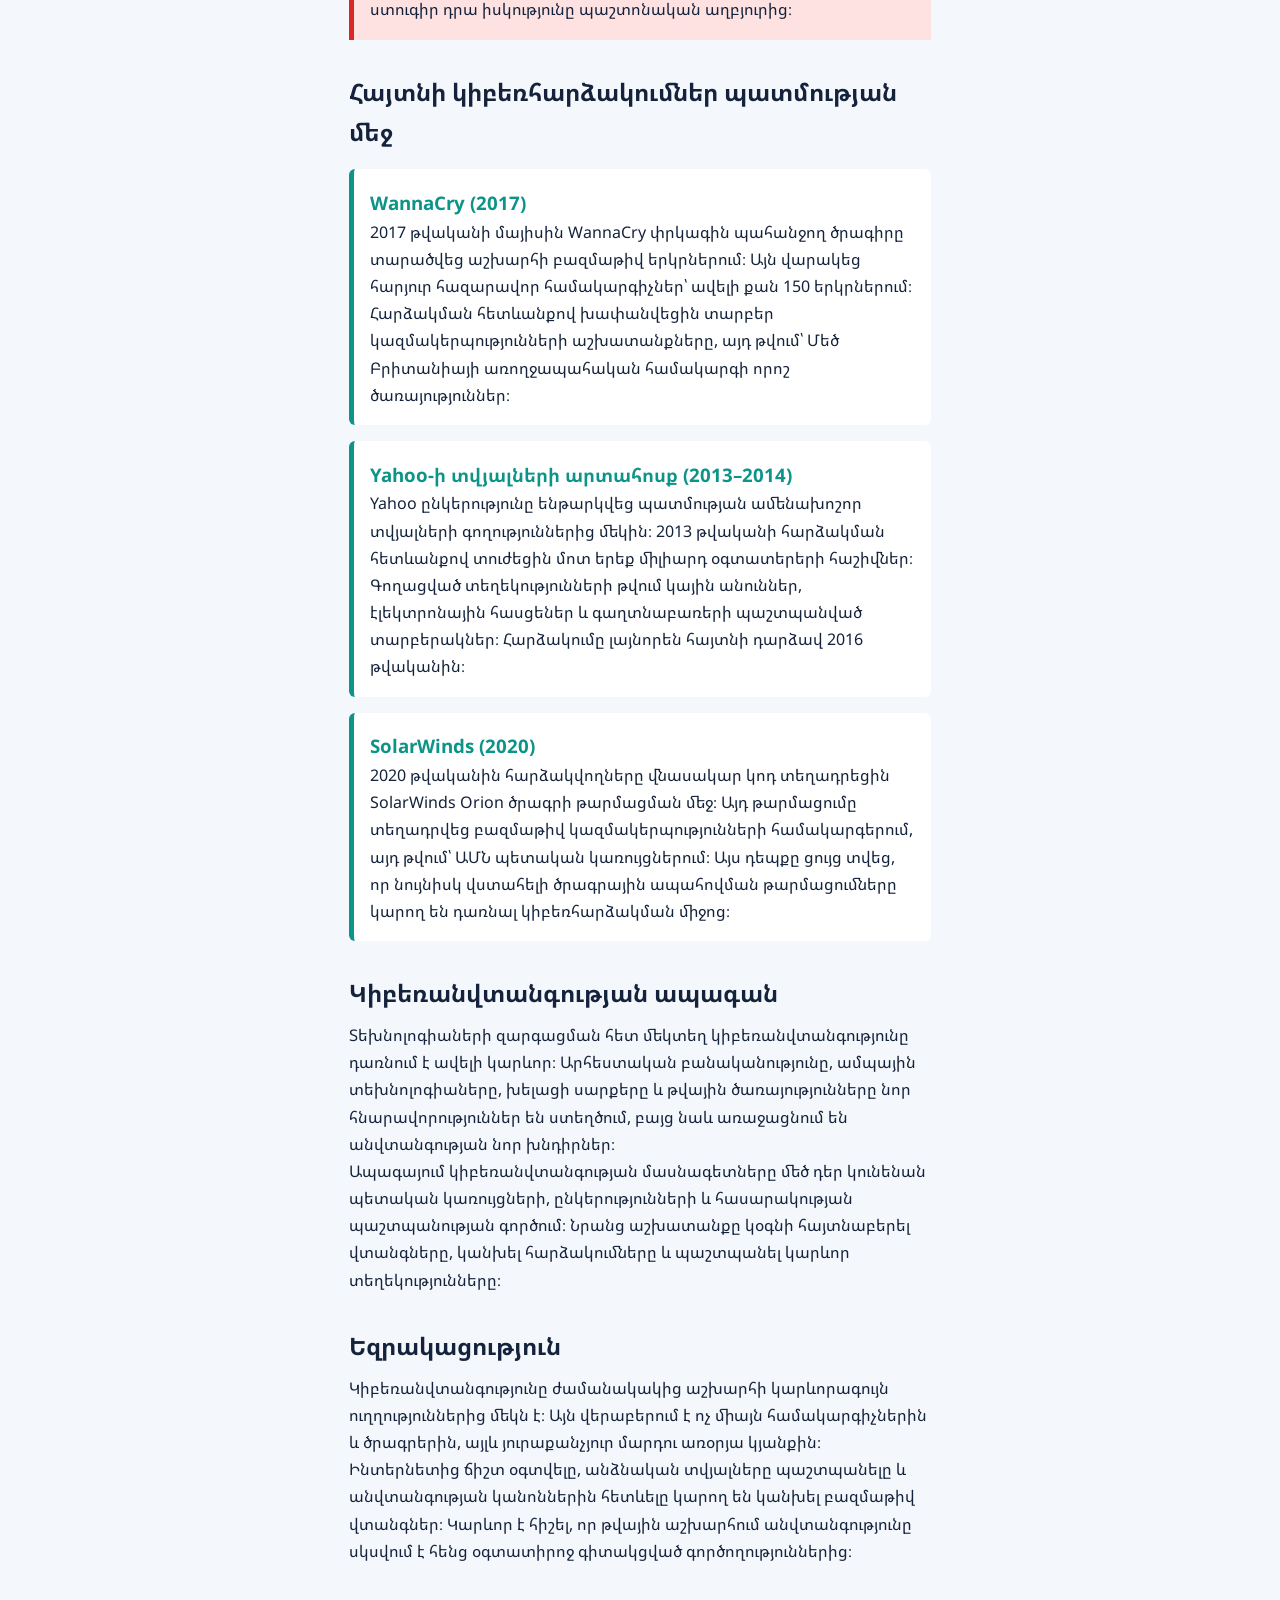
<file: Cybersecurity.html>
```html
<!DOCTYPE html>
<html lang="hy">
<head>
  <meta charset="UTF-8">
  <meta name="viewport" content="width=device-width, initial-scale=1">
  <title>Կիբեռանվտանգություն</title>

  <link href="https://fonts.googleapis.com/css2?family=Noto+Sans+Armenian:wght@400;700;800&display=swap" rel="stylesheet">
  <link rel="stylesheet" href="style.css">
</head>

<body class="page" style="--c:#0d9488">

  <a class="back" href="index.html" aria-label="Վերադառնալ գլխավոր էջ">←</a>

  <main class="article">

    <h1>Կիբեռանվտանգություն</h1>

    <p>Կիբեռանվտանգությունը (անգլերեն՝ Cybersecurity) համակարգիչների, հեռախոսների, ցանցերի, ծրագրերի և թվային տվյալների պաշտպանությունն է կիբեռհարձակումներից, վնասակար ծրագրերից և չարտոնված մուտքից։ Դրա հիմնական նպատակն է ապահովել, որ անձնական և կազմակերպությունների տվյալները չգողացվեն, չփոփոխվեն կամ չոչնչացվեն։ Այսօր կիբեռանվտանգությունը կարևոր է յուրաքանչյուր մարդու համար, քանի որ ինտերնետն օգտագործվում է ուսման, աշխատանքի, հաղորդակցության և ֆինանսական գործարքների համար։</p>

    <h2>Ինչու է կարևոր կիբեռանվտանգությունը</h2>

    <p>Ինտերնետում մարդիկ ամեն օր փոխանցում և պահպանում են մեծ քանակությամբ տեղեկություններ՝ անձնական լուսանկարներ, գաղտնաբառեր, հեռախոսահամարներ, բանկային տվյալներ և փաստաթղթեր։ Եթե այդ տեղեկությունները հայտնվեն ուրիշների ձեռքում, կարող են առաջանալ լուրջ խնդիրներ։ Հանցագործները կարող են օգտագործել գողացված տվյալները՝ հաշիվներ կոտրելու, մարդկանց խաբելու կամ ֆինանսական վնաս պատճառելու համար։</p>

    <p>Կիբեռանվտանգությունը պաշտպանում է ոչ միայն առանձին մարդկանց, այլև պետական կառույցներին, հիվանդանոցներին, բանկերին, ընկերություններին և կարևոր ենթակառուցվածքներին։</p>

    <h2>Կիբեռանվտանգության հիմնական սկզբունքները</h2>

    <p>Կիբեռանվտանգության հիմքում ընկած են երեք կարևոր սկզբունքներ.</p>

    <ul>
      <li><b>Գաղտնիություն.</b> Տեղեկությունները պետք է հասանելի լինեն միայն այն մարդկանց, ովքեր դրա իրավունքն ունեն։</li>
      <li><b>Ամբողջականություն.</b> Տվյալները պետք է պաշտպանված լինեն չարտոնված փոփոխություններից կամ ոչնչացումից։</li>
      <li><b>Հասանելիություն.</b> Տեղեկություններն ու համակարգերը պետք է հասանելի լինեն այն ժամանակ, երբ դրանք անհրաժեշտ են օրինական օգտագործողներին։</li>
    </ul>

    <h2>Կիբեռսպառնալիքների հիմնական տեսակները</h2>

    <p>Կիբեռսպառնալիքները տարբեր ձևեր ունեն։ Դրանցից ամենատարածվածներն են.</p>

    <div class="example">
      <h3>Ֆիշինգ (Phishing)</h3>
      <p>Ֆիշինգը խաբեության մեթոդ է, որի միջոցով հանցագործները փորձում են ձեռք բերել մարդու գաղտնաբառերը, բանկային տվյալները կամ այլ անձնական տեղեկություններ։ Նրանք հաճախ ուղարկում են կեղծ նամակներ և հաղորդագրություններ՝ ներկայանալով որպես բանկ, հայտնի ընկերություն կամ վստահելի անձ։ Հաղորդագրության մեջ կարող է լինել կեղծ հղում, որը տանում է նմանակված կայք։</p>
    </div>

    <div class="example">
      <h3>Վիրուսներ (Viruses)</h3>
      <p>Համակարգչային վիրուսները վնասակար ծրագրեր են, որոնք կարող են տարածվել այլ ֆայլերի և ծրագրերի միջոցով։ Դրանք կարող են վնասել փաստաթղթերը, խանգարել համակարգչի աշխատանքին և որոշ դեպքերում գողանալ տեղեկություններ։</p>
    </div>

    <div class="example">
      <h3>Փրկագին պահանջող ծրագրեր (Ransomware)</h3>
      <p>Այս տեսակի վնասակար ծրագրերը կարող են արգելափակել համակարգչի հասանելիությունը կամ գաղտնագրել ֆայլերը։ Հարձակվողները հետո գումար են պահանջում՝ տվյալները վերադարձնելու խոստումով։ Սակայն գումար վճարելը չի երաշխավորում, որ տվյալները կվերականգնվեն։</p>
    </div>

    <div class="example">
      <h3>Լրտեսական ծրագրեր (Spyware)</h3>
      <p>Լրտեսական ծրագրերը նախատեսված են օգտատիրոջ գործունեությանը գաղտնի հետևելու և տեղեկություններ հավաքելու համար։ Դրանք կարող են գրանցել օգտատիրոջ գործողությունները, հավաքել անձնական տվյալներ և փոխանցել դրանք ուրիշներին։</p>
    </div>

    <div class="example">
      <h3>Ծառայության մերժման հարձակում (DDoS)</h3>
      <p>DDoS հարձակման ժամանակ մեծ քանակությամբ կեղծ հարցումներ են ուղարկվում կայքին կամ սերվերին։ Դրա հետևանքով համակարգը կարող է ծանրաբեռնվել և դադարել սպասարկել սովորական օգտատերերին։ Այս հարձակումները հաճախ ուղղված են ընկերությունների, պետական կայքերի և այլ առցանց ծառայությունների դեմ։</p>
    </div>

    <h2>Ինչպես պաշտպանվել կիբեռհարձակումներից</h2>

    <p>Կիբեռանվտանգության համար անհրաժեշտ չէ լինել մասնագետ։ Յուրաքանչյուր մարդ կարող է հետևել մի քանի պարզ կանոնների և զգալիորեն նվազեցնել վտանգները։</p>

    <ul>
      <li>Օգտագործիր երկար և բարդ գաղտնաբառեր, որոնք տարբեր են յուրաքանչյուր հաշվի համար։</li>
      <li>Միացրու երկփուլ նույնականացումը (2FA), որը մուտքի համար պահանջում է լրացուցիչ հաստատում։</li>
      <li>Մի բացիր կասկածելի հղումներ և մի ներբեռնիր անհայտ աղբյուրներից ստացված ֆայլեր։</li>
      <li>Պարբերաբար թարմացրու օպերացիոն համակարգը և ծրագրերը։</li>
      <li>Օգտագործիր հակավիրուսային ծրագիր և միացված պահիր firewall-ը (ցանցային պաշտպանությունը)։</li>
      <li>Կարևոր տվյալների համար ստեղծիր պահուստային պատճեններ (Backup)։</li>
      <li>Մի փոխանցիր գաղտնաբառերդ և անձնական տվյալները անծանոթ մարդկանց։</li>
      <li>Հանրային Wi-Fi ցանցերից օգտվելիս զգույշ եղիր և խուսափիր դրանց միջոցով կարևոր հաշիվներ մուտք գործելուց, եթե կապի անվտանգությունը վստահելի չէ։</li>
    </ul>

    <div class="warning">
      <b>Կարևոր է.</b> Ոչ մի կազմակերպություն չպետք է քեզանից պահանջի հաղորդագրությամբ ուղարկել գաղտնաբառը կամ հաստատման կոդը։ Եթե ստացել ես նման պահանջ, մի շտապիր պատասխանել և ստուգիր դրա իսկությունը պաշտոնական աղբյուրից։
    </div>

    <h2>Հայտնի կիբեռհարձակումներ պատմության մեջ</h2>

    <div class="example">
      <h3>WannaCry (2017)</h3>
      <p>2017 թվականի մայիսին WannaCry փրկագին պահանջող ծրագիրը տարածվեց աշխարհի բազմաթիվ երկրներում։ Այն վարակեց հարյուր հազարավոր համակարգիչներ՝ ավելի քան 150 երկրներում։ Հարձակման հետևանքով խափանվեցին տարբեր կազմակերպությունների աշխատանքները, այդ թվում՝ Մեծ Բրիտանիայի առողջապահական համակարգի որոշ ծառայություններ։</p>
    </div>

    <div class="example">
      <h3>Yahoo-ի տվյալների արտահոսք (2013–2014)</h3>
      <p>Yahoo ընկերությունը ենթարկվեց պատմության ամենախոշոր տվյալների գողություններից մեկին։ 2013 թվականի հարձակման հետևանքով տուժեցին մոտ երեք միլիարդ օգտատերերի հաշիվներ։ Գողացված տեղեկությունների թվում կային անուններ, էլեկտրոնային հասցեներ և գաղտնաբառերի պաշտպանված տարբերակներ։ Հարձակումը լայնորեն հայտնի դարձավ 2016 թվականին։</p>
    </div>

    <div class="example">
      <h3>SolarWinds (2020)</h3>
      <p>2020 թվականին հարձակվողները վնասակար կոդ տեղադրեցին SolarWinds Orion ծրագրի թարմացման մեջ։ Այդ թարմացումը տեղադրվեց բազմաթիվ կազմակերպությունների համակարգերում, այդ թվում՝ ԱՄՆ պետական կառույցներում։ Այս դեպքը ցույց տվեց, որ նույնիսկ վստահելի ծրագրային ապահովման թարմացումները կարող են դառնալ կիբեռհարձակման միջոց։</p>
    </div>

    <h2>Կիբեռանվտանգության ապագան</h2>

    <p>Տեխնոլոգիաների զարգացման հետ մեկտեղ կիբեռանվտանգությունը դառնում է ավելի կարևոր։ Արհեստական բանականությունը, ամպային տեխնոլոգիաները, խելացի սարքերը և թվային ծառայությունները նոր հնարավորություններ են ստեղծում, բայց նաև առաջացնում են անվտանգության նոր խնդիրներ։</p>

    <p>Ապագայում կիբեռանվտանգության մասնագետները մեծ դեր կունենան պետական կառույցների, ընկերությունների և հասարակության պաշտպանության գործում։ Նրանց աշխատանքը կօգնի հայտնաբերել վտանգները, կանխել հարձակումները և պաշտպանել կարևոր տեղեկությունները։</p>

    <h2>Եզրակացություն</h2>

    <p>Կիբեռանվտանգությունը ժամանակակից աշխարհի կարևորագույն ուղղություններից մեկն է։ Այն վերաբերում է ոչ միայն համակարգիչներին և ծրագրերին, այլև յուրաքանչյուր մարդու առօրյա կյանքին։ Ինտերնետից ճիշտ օգտվելը, անձնական տվյալները պաշտպանելը և անվտանգության կանոններին հետևելը կարող են կանխել բազմաթիվ վտանգներ։ Կարևոր է հիշել, որ թվային աշխարհում անվտանգությունը սկսվում է հենց օգտատիրոջ գիտակցված գործողություններից։</p>

  </main>

</body>
</html>
</file>
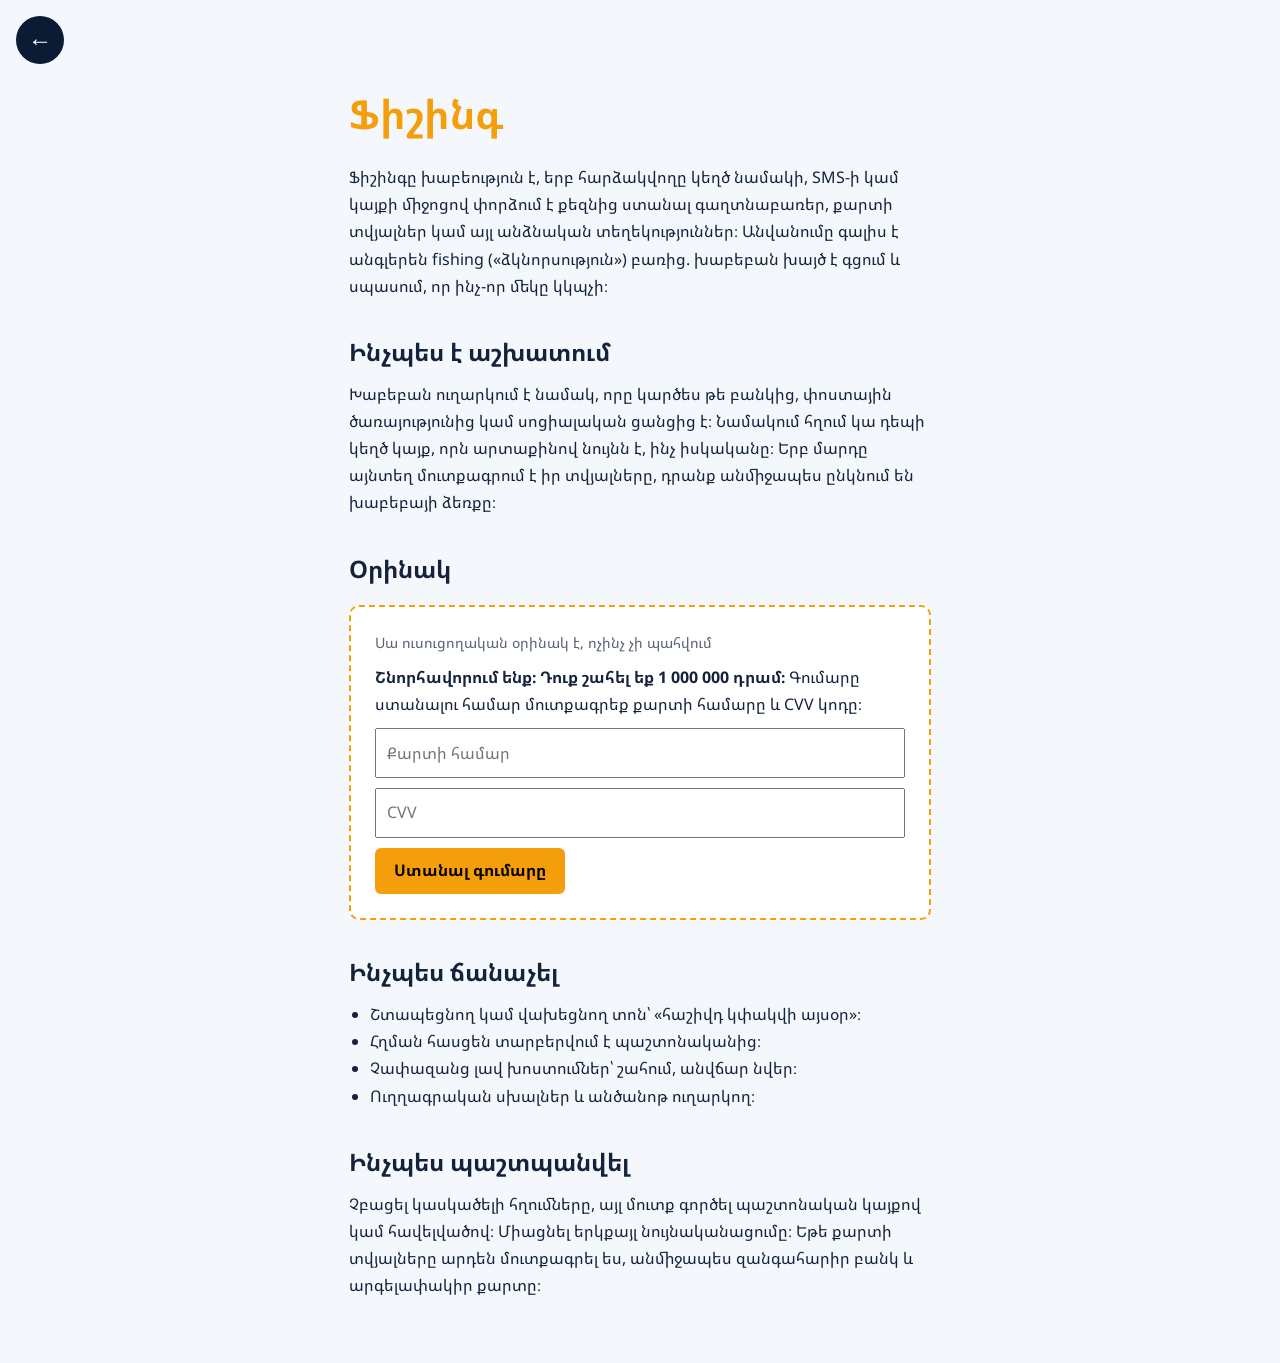
<file: phishing.html>
<!DOCTYPE html>
<html lang="hy">
<head>
  <meta charset="UTF-8">
  <meta name="viewport" content="width=device-width, initial-scale=1">
  <title>Ֆիշինգ</title>
  <link href="https://fonts.googleapis.com/css2?family=Noto+Sans+Armenian:wght@400;700;800&display=swap" rel="stylesheet">
  <link rel="stylesheet" href="style.css">
</head>
<body class="page" style="--c:#f59e0b">
  <a class="back" href="index.html" aria-label="Վերադառնալ գլխավոր էջ">←</a>

  <main class="article">
    <h1>Ֆիշինգ</h1>
    <p>Ֆիշինգը խաբեություն է, երբ հարձակվողը կեղծ նամակի, SMS-ի կամ կայքի միջոցով փորձում է քեզնից ստանալ գաղտնաբառեր, քարտի տվյալներ կամ այլ անձնական տեղեկություններ։ Անվանումը գալիս է անգլերեն fishing («ձկնորսություն») բառից. խաբեբան խայծ է գցում և սպասում, որ ինչ-որ մեկը կկպչի։</p>

    <!-- Здесь можно добавить картинку: <img src="phishing.jpg" alt="Ֆիշինգի օրինակ" style="max-width:100%"> -->

    <h2>Ինչպես է աշխատում</h2>
    <p>Խաբեբան ուղարկում է նամակ, որը կարծես թե բանկից, փոստային ծառայությունից կամ սոցիալական ցանցից է։ Նամակում հղում կա դեպի կեղծ կայք, որն արտաքինով նույնն է, ինչ իսկականը։ Երբ մարդը այնտեղ մուտքագրում է իր տվյալները, դրանք անմիջապես ընկնում են խաբեբայի ձեռքը։</p>

    <h2>Օրինակ</h2>
    <div class="demo">
      <p class="label">Սա ուսուցողական օրինակ է, ոչինչ չի պահվում</p>
      <p><strong>Շնորհավորում ենք։ Դուք շահել եք 1 000 000 դրամ։</strong> Գումարը ստանալու համար մուտքագրեք քարտի համարը և CVV կոդը։</p>
      <form id="demo-form">
        <input type="text" placeholder="Քարտի համար" autocomplete="off">
        <input type="text" placeholder="CVV" autocomplete="off">
        <button type="submit">Ստանալ գումարը</button>
      </form>
      <div class="warning" id="warning" hidden>
        <strong>Սա ֆիշինգ է։</strong> Նման ձևերում երբեք մի մուտքագրիր քարտի տվյալները. իսկական խաբեբան դրանք կպահեր։
      </div>
    </div>

    <h2>Ինչպես ճանաչել</h2>
    <ul>
      <li>Շտապեցնող կամ վախեցնող տոն՝ «հաշիվդ կփակվի այսօր»։</li>
      <li>Հղման հասցեն տարբերվում է պաշտոնականից։</li>
      <li>Չափազանց լավ խոստումներ՝ շահում, անվճար նվեր։</li>
      <li>Ուղղագրական սխալներ և անծանոթ ուղարկող։</li>
    </ul>

    <h2>Ինչպես պաշտպանվել</h2>
    <p>Չբացել կասկածելի հղումները, այլ մուտք գործել պաշտոնական կայքով կամ հավելվածով։ Միացնել երկքայլ նույնականացումը։ Եթե քարտի տվյալները արդեն մուտքագրել ես, անմիջապես զանգահարիր բանկ և արգելափակիր քարտը։</p>
  </main>

  <script src="script.js"></script>
</body>
</html>
</file>
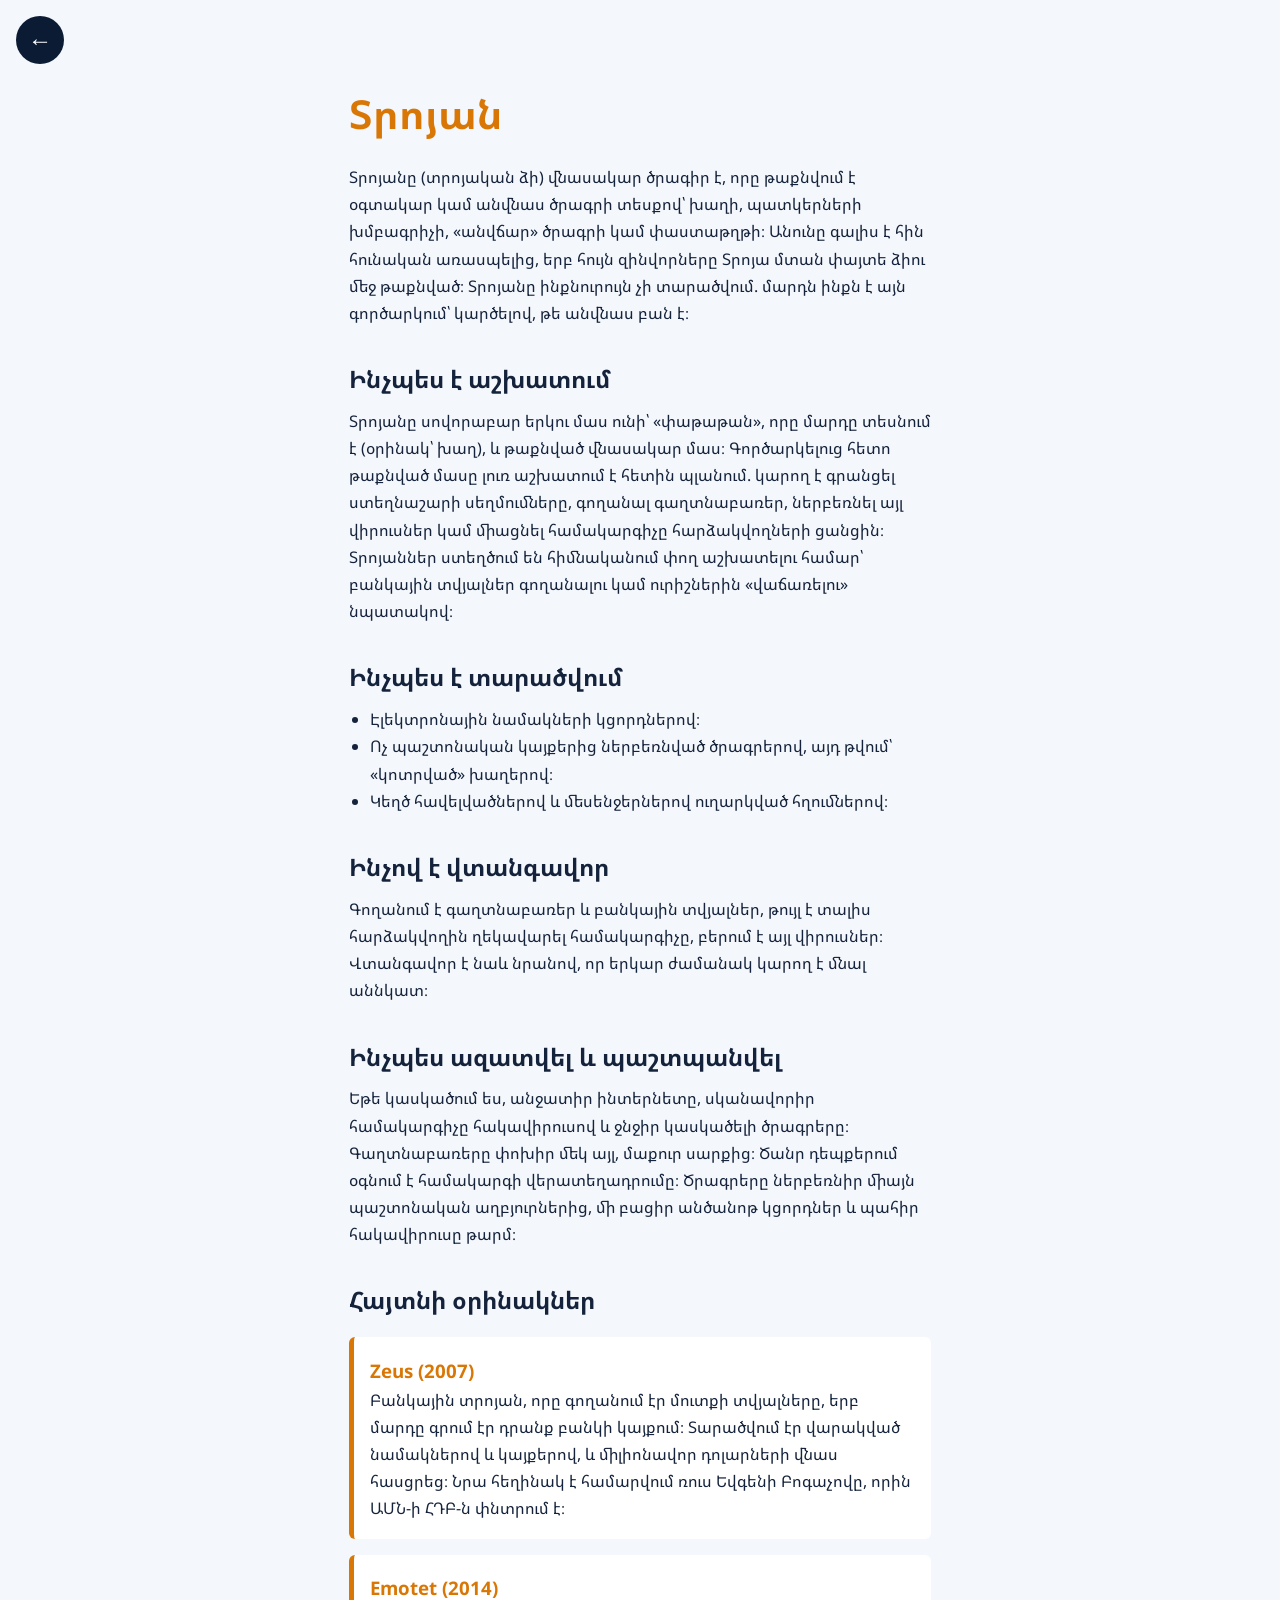
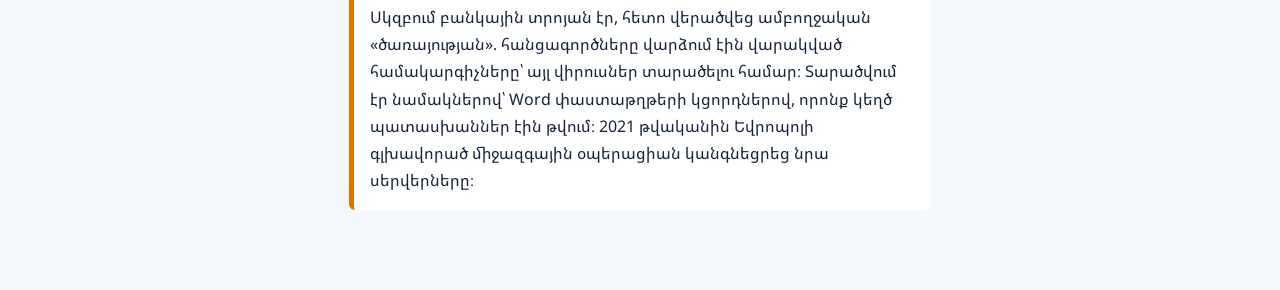
<file: trojan.html>
<!DOCTYPE html>
<html lang="hy">
<head>
  <meta charset="UTF-8">
  <meta name="viewport" content="width=device-width, initial-scale=1">
  <title>Տրոյան</title>
  <link href="https://fonts.googleapis.com/css2?family=Noto+Sans+Armenian:wght@400;700;800&display=swap" rel="stylesheet">
  <link rel="stylesheet" href="style.css">
</head>
<body class="page" style="--c:#d97706">
  <a class="back" href="viruses.html" aria-label="Վերադառնալ վիրուսների էջ">←</a>

  <main class="article">
    <h1>Տրոյան</h1>
    <p>Տրոյանը (տրոյական ձի) վնասակար ծրագիր է, որը թաքնվում է օգտակար կամ անվնաս ծրագրի տեսքով՝ խաղի, պատկերների խմբագրիչի, «անվճար» ծրագրի կամ փաստաթղթի։ Անունը գալիս է հին հունական առասպելից, երբ հույն զինվորները Տրոյա մտան փայտե ձիու մեջ թաքնված։ Տրոյանը ինքնուրույն չի տարածվում. մարդն ինքն է այն գործարկում՝ կարծելով, թե անվնաս բան է։</p>

    <h2>Ինչպես է աշխատում</h2>
    <p>Տրոյանը սովորաբար երկու մաս ունի՝ «փաթաթան», որը մարդը տեսնում է (օրինակ՝ խաղ), և թաքնված վնասակար մաս։ Գործարկելուց հետո թաքնված մասը լուռ աշխատում է հետին պլանում. կարող է գրանցել ստեղնաշարի սեղմումները, գողանալ գաղտնաբառեր, ներբեռնել այլ վիրուսներ կամ միացնել համակարգիչը հարձակվողների ցանցին։ Տրոյաններ ստեղծում են հիմնականում փող աշխատելու համար՝ բանկային տվյալներ գողանալու կամ ուրիշներին «վաճառելու» նպատակով։</p>

    <h2>Ինչպես է տարածվում</h2>
    <ul>
      <li>Էլեկտրոնային նամակների կցորդներով։</li>
      <li>Ոչ պաշտոնական կայքերից ներբեռնված ծրագրերով, այդ թվում՝ «կոտրված» խաղերով։</li>
      <li>Կեղծ հավելվածներով և մեսենջերներով ուղարկված հղումներով։</li>
    </ul>

    <h2>Ինչով է վտանգավոր</h2>
    <p>Գողանում է գաղտնաբառեր և բանկային տվյալներ, թույլ է տալիս հարձակվողին ղեկավարել համակարգիչը, բերում է այլ վիրուսներ։ Վտանգավոր է նաև նրանով, որ երկար ժամանակ կարող է մնալ աննկատ։</p>

    <h2>Ինչպես ազատվել և պաշտպանվել</h2>
    <p>Եթե կասկածում ես, անջատիր ինտերնետը, սկանավորիր համակարգիչը հակավիրուսով և ջնջիր կասկածելի ծրագրերը։ Գաղտնաբառերը փոխիր մեկ այլ, մաքուր սարքից։ Ծանր դեպքերում օգնում է համակարգի վերատեղադրումը։ Ծրագրերը ներբեռնիր միայն պաշտոնական աղբյուրներից, մի բացիր անծանոթ կցորդներ և պահիր հակավիրուսը թարմ։</p>

    <h2>Հայտնի օրինակներ</h2>
    <div class="example">
      <h3>Zeus (2007)</h3>
      <p>Բանկային տրոյան, որը գողանում էր մուտքի տվյալները, երբ մարդը գրում էր դրանք բանկի կայքում։ Տարածվում էր վարակված նամակներով և կայքերով, և միլիոնավոր դոլարների վնաս հասցրեց։ Նրա հեղինակ է համարվում ռուս Եվգենի Բոգաչովը, որին ԱՄՆ-ի ՀԴԲ-ն փնտրում է։</p>
    </div>
    <div class="example">
      <h3>Emotet (2014)</h3>
      <p>Սկզբում բանկային տրոյան էր, հետո վերածվեց ամբողջական «ծառայության». հանցագործները վարձում էին վարակված համակարգիչները՝ այլ վիրուսներ տարածելու համար։ Տարածվում էր նամակներով՝ Word փաստաթղթերի կցորդներով, որոնք կեղծ պատասխաններ էին թվում։ 2021 թվականին Եվրոպոլի գլխավորած միջազգային օպերացիան կանգնեցրեց նրա սերվերները։</p>
    </div>
  </main>
</body>
</html>
</file>
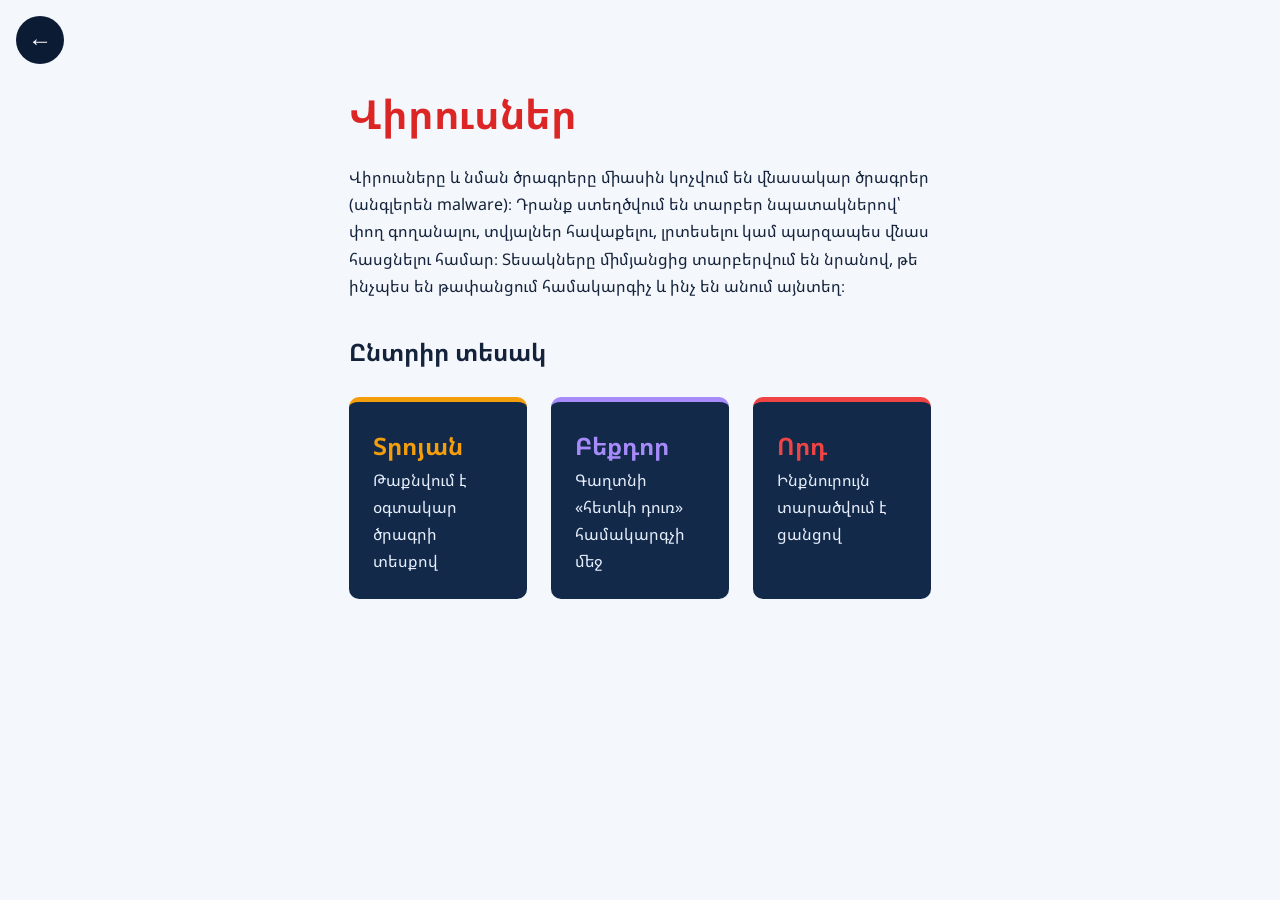
<file: viruses.html>
<!DOCTYPE html>
<html lang="hy">
<head>
  <meta charset="UTF-8">
  <meta name="viewport" content="width=device-width, initial-scale=1">
  <title>Վիրուսներ</title>
  <link href="https://fonts.googleapis.com/css2?family=Noto+Sans+Armenian:wght@400;700;800&display=swap" rel="stylesheet">
  <link rel="stylesheet" href="style.css">
</head>
<body class="page" style="--c:#dc2626">
  <a class="back" href="index.html" aria-label="Վերադառնալ գլխավոր էջ">←</a>

  <main class="article">
    <h1>Վիրուսներ</h1>
    <p>Վիրուսները և նման ծրագրերը միասին կոչվում են վնասակար ծրագրեր (անգլերեն malware)։ Դրանք ստեղծվում են տարբեր նպատակներով՝ փող գողանալու, տվյալներ հավաքելու, լրտեսելու կամ պարզապես վնաս հասցնելու համար։ Տեսակները միմյանցից տարբերվում են նրանով, թե ինչպես են թափանցում համակարգիչ և ինչ են անում այնտեղ։</p>

    <h2>Ընտրիր տեսակ</h2>
    <div class="grid">
      <a class="card" href="trojan.html" style="--c:#f59e0b">
        <h3>Տրոյան</h3>
        <p>Թաքնվում է օգտակար ծրագրի տեսքով</p>
      </a>
      <a class="card" href="backdoor.html" style="--c:#a78bfa">
        <h3>Բեքդոր</h3>
        <p>Գաղտնի «հետևի դուռ» համակարգչի մեջ</p>
      </a>
      <a class="card" href="worm.html" style="--c:#ef4444">
        <h3>Որդ</h3>
        <p>Ինքնուրույն տարածվում է ցանցով</p>
      </a>
    </div>
  </main>
</body>
</html>
</file>
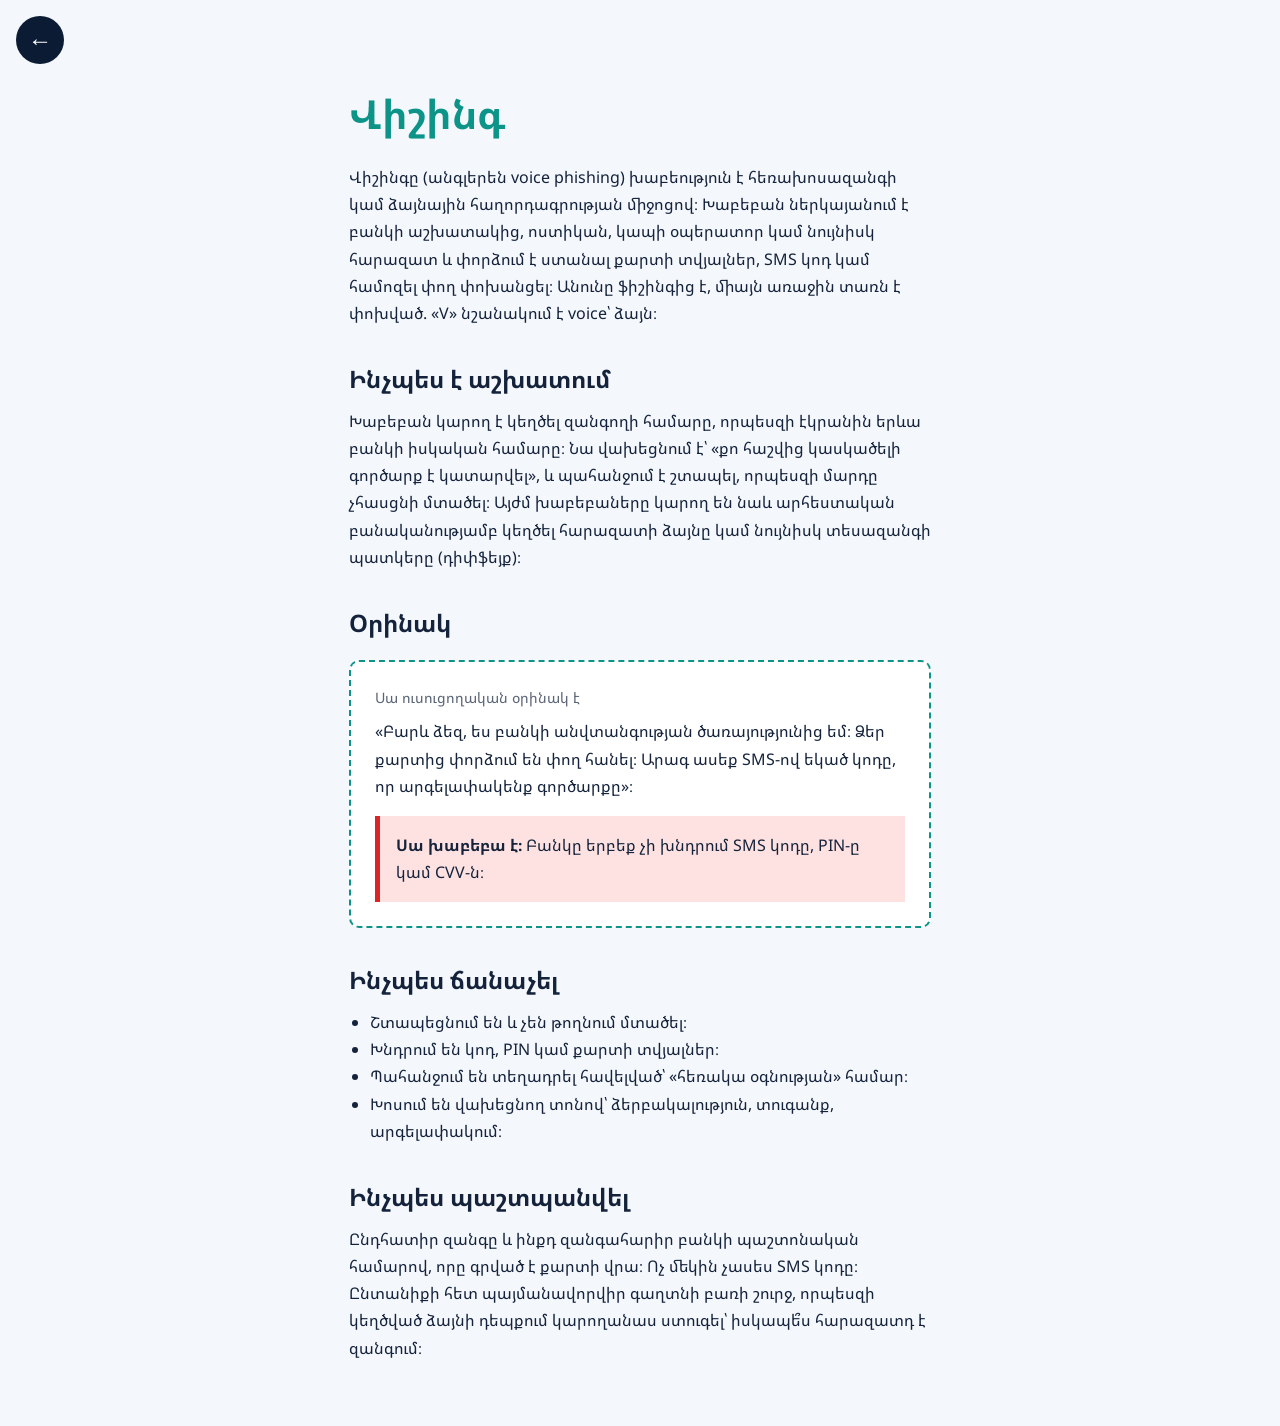
<file: vishing.html>
<!DOCTYPE html>
<html lang="hy">
<head>
  <meta charset="UTF-8">
  <meta name="viewport" content="width=device-width, initial-scale=1">
  <title>Վիշինգ</title>
  <link href="https://fonts.googleapis.com/css2?family=Noto+Sans+Armenian:wght@400;700;800&display=swap" rel="stylesheet">
  <link rel="stylesheet" href="style.css">
</head>
<body class="page" style="--c:#0d9488">
  <a class="back" href="index.html" aria-label="Վերադառնալ գլխավոր էջ">←</a>

  <main class="article">
    <h1>Վիշինգ</h1>
    <p>Վիշինգը (անգլերեն voice phishing) խաբեություն է հեռախոսազանգի կամ ձայնային հաղորդագրության միջոցով։ Խաբեբան ներկայանում է բանկի աշխատակից, ոստիկան, կապի օպերատոր կամ նույնիսկ հարազատ և փորձում է ստանալ քարտի տվյալներ, SMS կոդ կամ համոզել փող փոխանցել։ Անունը ֆիշինգից է, միայն առաջին տառն է փոխված. «V» նշանակում է voice՝ ձայն։</p>

    <!-- Здесь можно добавить картинку: <img src="vishing.jpg" alt="Վիշինգի օրինակ" style="max-width:100%"> -->

    <h2>Ինչպես է աշխատում</h2>
    <p>Խաբեբան կարող է կեղծել զանգողի համարը, որպեսզի էկրանին երևա բանկի իսկական համարը։ Նա վախեցնում է՝ «քո հաշվից կասկածելի գործարք է կատարվել», և պահանջում է շտապել, որպեսզի մարդը չհասցնի մտածել։ Այժմ խաբեբաները կարող են նաև արհեստական բանականությամբ կեղծել հարազատի ձայնը կամ նույնիսկ տեսազանգի պատկերը (դիփֆեյք)։</p>

    <h2>Օրինակ</h2>
    <div class="demo">
      <p class="label">Սա ուսուցողական օրինակ է</p>
      <p>«Բարև ձեզ, ես բանկի անվտանգության ծառայությունից եմ։ Ձեր քարտից փորձում են փող հանել։ Արագ ասեք SMS-ով եկած կոդը, որ արգելափակենք գործարքը»։</p>
      <div class="warning">
        <strong>Սա խաբեբա է։</strong> Բանկը երբեք չի խնդրում SMS կոդը, PIN-ը կամ CVV-ն։
      </div>
    </div>

    <h2>Ինչպես ճանաչել</h2>
    <ul>
      <li>Շտապեցնում են և չեն թողնում մտածել։</li>
      <li>Խնդրում են կոդ, PIN կամ քարտի տվյալներ։</li>
      <li>Պահանջում են տեղադրել հավելված՝ «հեռակա օգնության» համար։</li>
      <li>Խոսում են վախեցնող տոնով՝ ձերբակալություն, տուգանք, արգելափակում։</li>
    </ul>

    <h2>Ինչպես պաշտպանվել</h2>
    <p>Ընդհատիր զանգը և ինքդ զանգահարիր բանկի պաշտոնական համարով, որը գրված է քարտի վրա։ Ոչ մեկին չասես SMS կոդը։ Ընտանիքի հետ պայմանավորվիր գաղտնի բառի շուրջ, որպեսզի կեղծված ձայնի դեպքում կարողանաս ստուգել՝ իսկապե՞ս հարազատդ է զանգում։</p>
  </main>
</body>
</html>
</file>
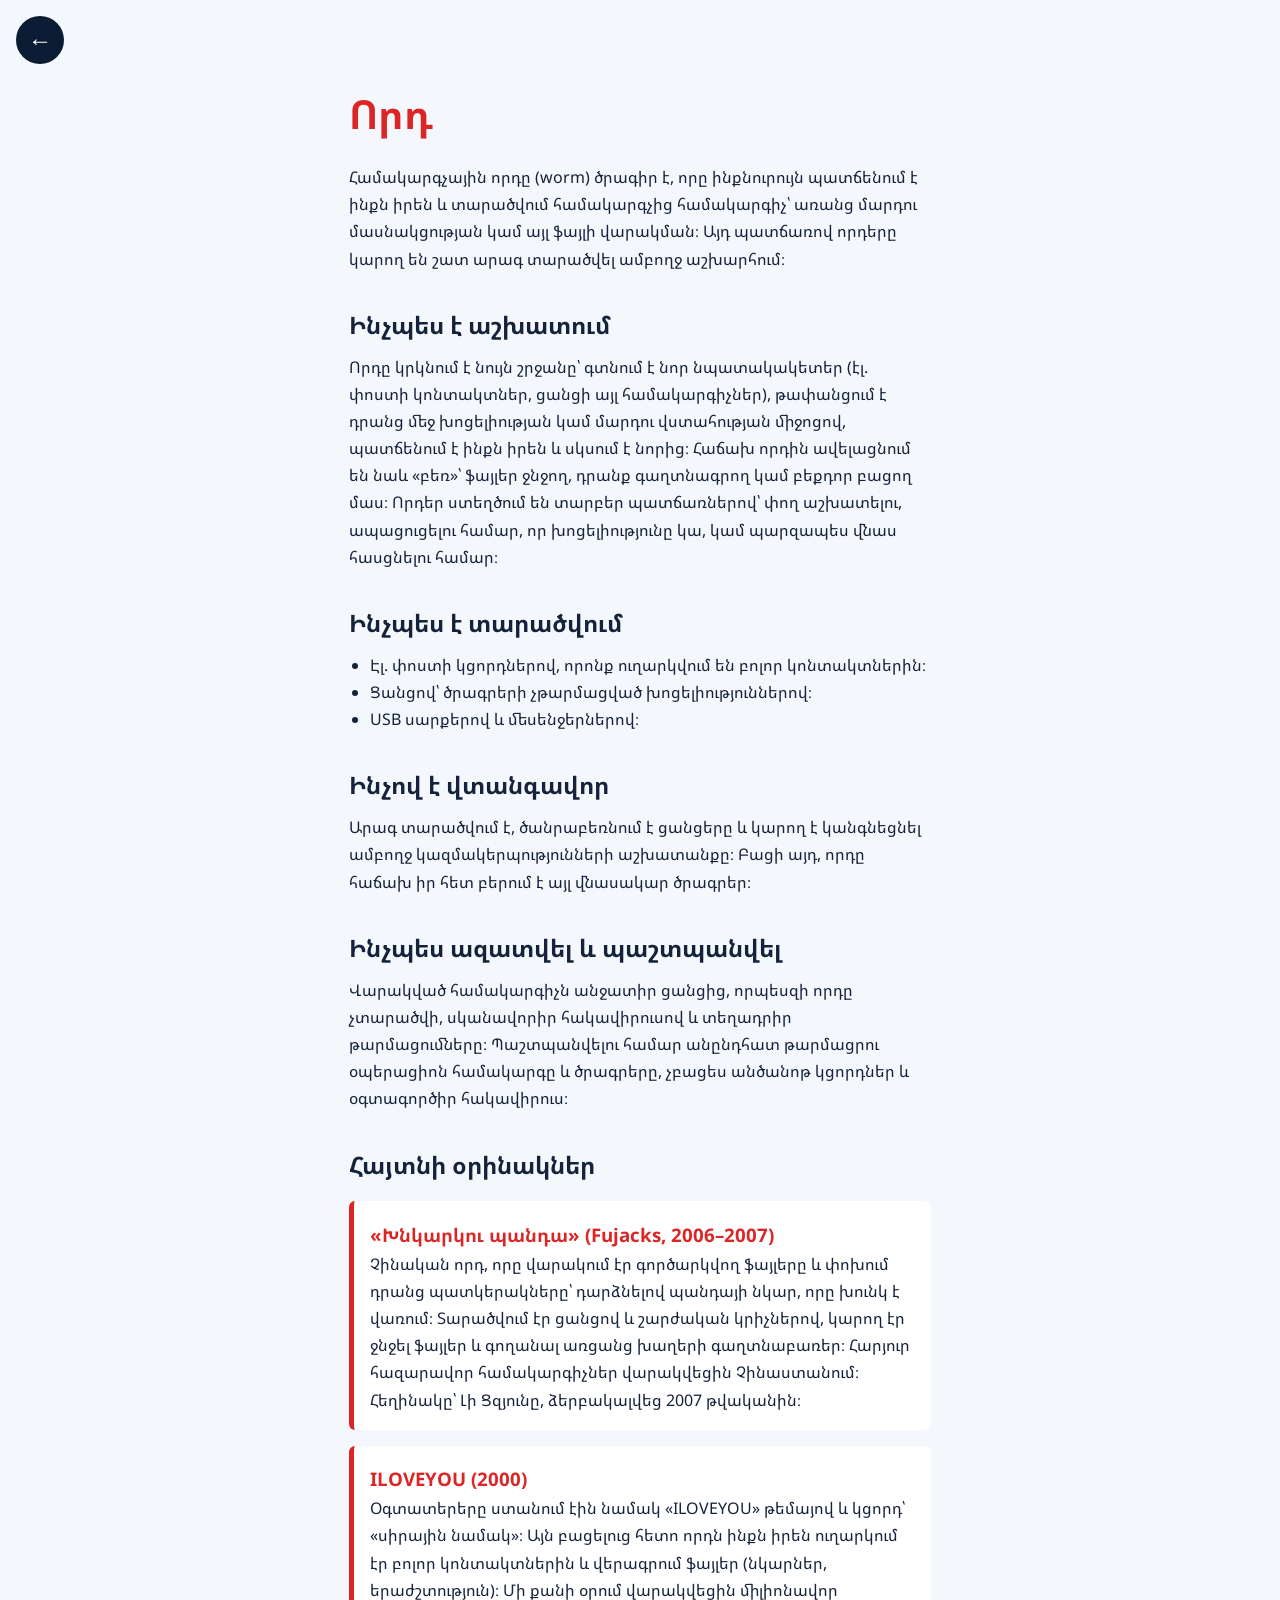
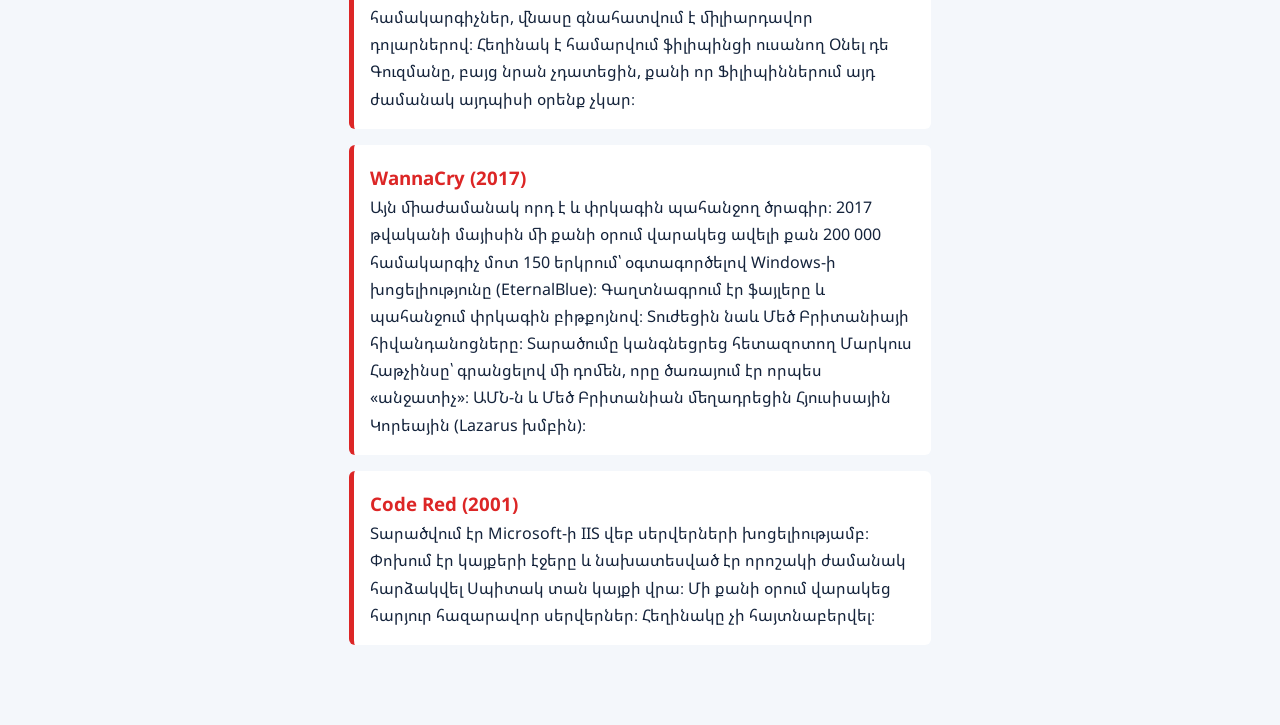
<file: worm.html>
<!DOCTYPE html>
<html lang="hy">
<head>
  <meta charset="UTF-8">
  <meta name="viewport" content="width=device-width, initial-scale=1">
  <title>Որդ</title>
  <link href="https://fonts.googleapis.com/css2?family=Noto+Sans+Armenian:wght@400;700;800&display=swap" rel="stylesheet">
  <link rel="stylesheet" href="style.css">
</head>
<body class="page" style="--c:#dc2626">
  <a class="back" href="viruses.html" aria-label="Վերադառնալ վիրուսների էջ">←</a>

  <main class="article">
    <h1>Որդ</h1>
    <p>Համակարգչային որդը (worm) ծրագիր է, որը ինքնուրույն պատճենում է ինքն իրեն և տարածվում համակարգչից համակարգիչ՝ առանց մարդու մասնակցության կամ այլ ֆայլի վարակման։ Այդ պատճառով որդերը կարող են շատ արագ տարածվել ամբողջ աշխարհում։</p>

    <h2>Ինչպես է աշխատում</h2>
    <p>Որդը կրկնում է նույն շրջանը՝ գտնում է նոր նպատակակետեր (էլ. փոստի կոնտակտներ, ցանցի այլ համակարգիչներ), թափանցում է դրանց մեջ խոցելիության կամ մարդու վստահության միջոցով, պատճենում է ինքն իրեն և սկսում է նորից։ Հաճախ որդին ավելացնում են նաև «բեռ»՝ ֆայլեր ջնջող, դրանք գաղտնագրող կամ բեքդոր բացող մաս։ Որդեր ստեղծում են տարբեր պատճառներով՝ փող աշխատելու, ապացուցելու համար, որ խոցելիությունը կա, կամ պարզապես վնաս հասցնելու համար։</p>

    <h2>Ինչպես է տարածվում</h2>
    <ul>
      <li>Էլ. փոստի կցորդներով, որոնք ուղարկվում են բոլոր կոնտակտներին։</li>
      <li>Ցանցով՝ ծրագրերի չթարմացված խոցելիություններով։</li>
      <li>USB սարքերով և մեսենջերներով։</li>
    </ul>

    <h2>Ինչով է վտանգավոր</h2>
    <p>Արագ տարածվում է, ծանրաբեռնում է ցանցերը և կարող է կանգնեցնել ամբողջ կազմակերպությունների աշխատանքը։ Բացի այդ, որդը հաճախ իր հետ բերում է այլ վնասակար ծրագրեր։</p>

    <h2>Ինչպես ազատվել և պաշտպանվել</h2>
    <p>Վարակված համակարգիչն անջատիր ցանցից, որպեսզի որդը չտարածվի, սկանավորիր հակավիրուսով և տեղադրիր թարմացումները։ Պաշտպանվելու համար անընդհատ թարմացրու օպերացիոն համակարգը և ծրագրերը, չբացես անծանոթ կցորդներ և օգտագործիր հակավիրուս։</p>

    <h2>Հայտնի օրինակներ</h2>
    <div class="example">
      <h3>«Խնկարկու պանդա» (Fujacks, 2006–2007)</h3>
      <p>Չինական որդ, որը վարակում էր գործարկվող ֆայլերը և փոխում դրանց պատկերակները՝ դարձնելով պանդայի նկար, որը խունկ է վառում։ Տարածվում էր ցանցով և շարժական կրիչներով, կարող էր ջնջել ֆայլեր և գողանալ առցանց խաղերի գաղտնաբառեր։ Հարյուր հազարավոր համակարգիչներ վարակվեցին Չինաստանում։ Հեղինակը՝ Լի Ցզյունը, ձերբակալվեց 2007 թվականին։</p>
    </div>
    <div class="example">
      <h3>ILOVEYOU (2000)</h3>
      <p>Օգտատերերը ստանում էին նամակ «ILOVEYOU» թեմայով և կցորդ՝ «սիրային նամակ»։ Այն բացելուց հետո որդն ինքն իրեն ուղարկում էր բոլոր կոնտակտներին և վերագրում ֆայլեր (նկարներ, երաժշտություն)։ Մի քանի օրում վարակվեցին միլիոնավոր համակարգիչներ, վնասը գնահատվում է միլիարդավոր դոլարներով։ Հեղինակ է համարվում ֆիլիպինցի ուսանող Օնել դե Գուզմանը, բայց նրան չդատեցին, քանի որ Ֆիլիպիններում այդ ժամանակ այդպիսի օրենք չկար։</p>
    </div>
    <div class="example">
      <h3>WannaCry (2017)</h3>
      <p>Այն միաժամանակ որդ է և փրկագին պահանջող ծրագիր։ 2017 թվականի մայիսին մի քանի օրում վարակեց ավելի քան 200 000 համակարգիչ մոտ 150 երկրում՝ օգտագործելով Windows-ի խոցելիությունը (EternalBlue)։ Գաղտնագրում էր ֆայլերը և պահանջում փրկագին բիթքոյնով։ Տուժեցին նաև Մեծ Բրիտանիայի հիվանդանոցները։ Տարածումը կանգնեցրեց հետազոտող Մարկուս Հաթչինսը՝ գրանցելով մի դոմեն, որը ծառայում էր որպես «անջատիչ»։ ԱՄՆ-ն և Մեծ Բրիտանիան մեղադրեցին Հյուսիսային Կորեային (Lazarus խմբին)։</p>
    </div>
    <div class="example">
      <h3>Code Red (2001)</h3>
      <p>Տարածվում էր Microsoft-ի IIS վեբ սերվերների խոցելիությամբ։ Փոխում էր կայքերի էջերը և նախատեսված էր որոշակի ժամանակ հարձակվել Սպիտակ տան կայքի վրա։ Մի քանի օրում վարակեց հարյուր հազարավոր սերվերներ։ Հեղինակը չի հայտնաբերվել։</p>
    </div>
  </main>
</body>
</html>
</file>
<file: style.css>
:root {
  --navy: #0b1b33;
  --card: #12294a;
  --text: #e6eefb;
  --teal: #2dd4bf;
  --ink: #14233b;
  --paper: #f4f7fb;
}
* { box-sizing: border-box; margin: 0; }
body {
  font-family: "Noto Sans Armenian", Arial, sans-serif;
  line-height: 1.7;
  background: var(--navy);
  color: var(--text);
}
:focus-visible { outline: 3px solid var(--teal); outline-offset: 3px; }

/* ===== Главная страница ===== */
.hero {
  min-height: 60vh;
  display: grid;
  place-content: center;
  text-align: center;
  padding: 2rem 1.5rem;
}
.welcome { color: var(--teal); font-size: 1.3rem; }
.hero h1 { font-size: clamp(2.2rem, 7vw, 4.5rem); font-weight: 800; line-height: 1.2; }
.lead { max-width: 55ch; margin: 1rem auto 0; opacity: .85; }

.topics { max-width: 960px; margin: 0 auto; padding: 2rem 1.5rem 4rem; }
.topics h2 { margin-bottom: 1.5rem; }
.grid {
  display: grid;
  grid-template-columns: repeat(6, 1fr);
  gap: 1.5rem;
}

.grid .card {
  grid-column: span 2;
}

/* Центрирование двух последних карточек */
.grid .card:nth-child(4) {
  grid-column: 2 / span 2;
}

.grid .card:nth-child(5) {
  grid-column: 4 / span 2;
}

/* Адаптация для телефонов */
@media (max-width: 650px) {
  .grid {
    grid-template-columns: repeat(2, 1fr);
  }

  .grid .card {
    grid-column: span 1;
  }

  .grid .card:last-child {
    grid-column: 1 / -1;
  }
}

@media (max-width: 400px) {
  .grid {
    grid-template-columns: 1fr;
  }

  .grid .card {
    grid-column: 1;
  }
}
.card {
  display: block;
  padding: 1.5rem;
  background: var(--card);
  border-top: 5px solid var(--c);
  border-radius: 10px;
  text-decoration: none;
  transition: transform .2s;
}
.card:hover, .card:focus-visible { transform: scale(1.06); } /* увеличение при наведении */
.card h3 { color: var(--c); font-size: 1.5rem; }
.note { margin-top: 2.5rem; opacity: .8; max-width: 70ch; }

/* ===== Страницы тем (светлые) ===== */
body.page { background: var(--paper); color: var(--ink); }
.back {
  position: fixed; top: 1rem; left: 1rem;
  width: 3rem; height: 3rem;
  display: grid; place-items: center;
  background: var(--navy); color: #fff;
  border-radius: 50%;
  font-size: 1.5rem; text-decoration: none;
}
.article { max-width: 70ch; margin: 0 auto; padding: 5rem 1.5rem 4rem; }
.article h1 { color: var(--c); font-size: 2.5rem; margin-bottom: 1rem; }
.article h2 { margin: 2rem 0 .5rem; }
.article ul { padding-left: 1.3rem; }

/* учебный пример фишинга */
.demo { margin-top: 1rem; padding: 1.5rem; background: #fff; border: 2px dashed var(--c); border-radius: 10px; }
.demo .label { font-size: .9rem; opacity: .7; margin-bottom: .5rem; }
.demo input { display: block; width: 100%; margin: .6rem 0; padding: .6rem; font: inherit; }
.demo button { padding: .6rem 1.2rem; font: inherit; font-weight: 700; background: var(--c); border: 0; border-radius: 6px; cursor: pointer; }
.warning { margin-top: 1rem; padding: 1rem; background: #fee2e2; border-left: 5px solid #dc2626; }

@media (prefers-reduced-motion: reduce) {
  .card { transition: none; }
}

/* карточки на светлых страницах */
.article .grid { margin-top: 1.5rem; }
.article .card { color: var(--text); }
.article .card p { color: var(--text); margin: 0; }

/* блоки с примерами вирусов */
.example { margin: 1rem 0; padding: .1rem 1rem 1rem; background: #fff; border-left: 5px solid var(--c); border-radius: 6px; }
.example h3 { margin-top: 1rem; color: var(--c); }

.card h3 {
  overflow-wrap: break-word;
  word-break: break-word;
}

/* ===== Страница кибербезопасности ===== */

.security-section {
  margin-top: 2rem;
}

.security-section h2 {
  color: var(--c);
  margin: 2rem 0 .7rem;
}

.security-section p {
  margin-bottom: 1rem;
}

.security-list {
  padding-left: 1.5rem;
  margin: 1rem 0;
}

.security-list li {
  margin-bottom: .6rem;
}

.security-card {
  display: block;
  padding: 1.5rem;
  margin: 1rem 0;
  background: #fff;
  border-left: 5px solid var(--c);
  border-radius: 8px;
}

.security-card h3 {
  color: var(--c);
  margin-bottom: .5rem;
}

.security-card p {
  margin: 0;
}

.security-warning {
  margin: 1.5rem 0;
  padding: 1rem;
  background: #fee2e2;
  border-left: 5px solid #dc2626;
  border-radius: 6px;
  color: #7f1d1d;
}

/* ===== Страница кибермошенничества ===== */

.fraud-section {
  margin-top: 2rem;
}

.fraud-section h2 {
  color: var(--c);
  margin: 2rem 0 .7rem;
}

.fraud-section p {
  margin-bottom: 1rem;
}

.fraud-list {
  padding-left: 1.5rem;
  margin: 1rem 0;
}

.fraud-list li {
  margin-bottom: .7rem;
}

.fraud-card {
  margin: 1.2rem 0;
  padding: 1.2rem 1.5rem;
  background: #fff;
  border-left: 5px solid var(--c);
  border-radius: 8px;
}

.fraud-card h3 {
  color: var(--c);
  margin: .5rem 0;
}

.fraud-card p {
  margin-bottom: .5rem;
}

.fraud-warning {
  margin: 1.5rem 0;
  padding: 1.2rem;
  background: #fee2e2;
  border-left: 5px solid #dc2626;
  border-radius: 8px;
  color: #7f1d1d;
}

.fraud-info {
  margin: 1.5rem 0;
  padding: 1.2rem;
  background: #ccfbf1;
  border-left: 5px solid #0d9488;
  border-radius: 8px;
  color: #134e4a;
}

.fraud-card h3,
.fraud-section h2 {
  overflow-wrap: break-word;
}

.grid .card {
  min-width: 0;
  overflow-wrap: anywhere;
}

.grid .card h3 {
  word-break: normal;
  overflow-wrap: break-word;
  white-space: normal;
}

.grid .card p {
  word-break: normal;
  overflow-wrap: break-word;
  white-space: normal;
}
.body {
  background: wp8530192.jpg
}
</file>
